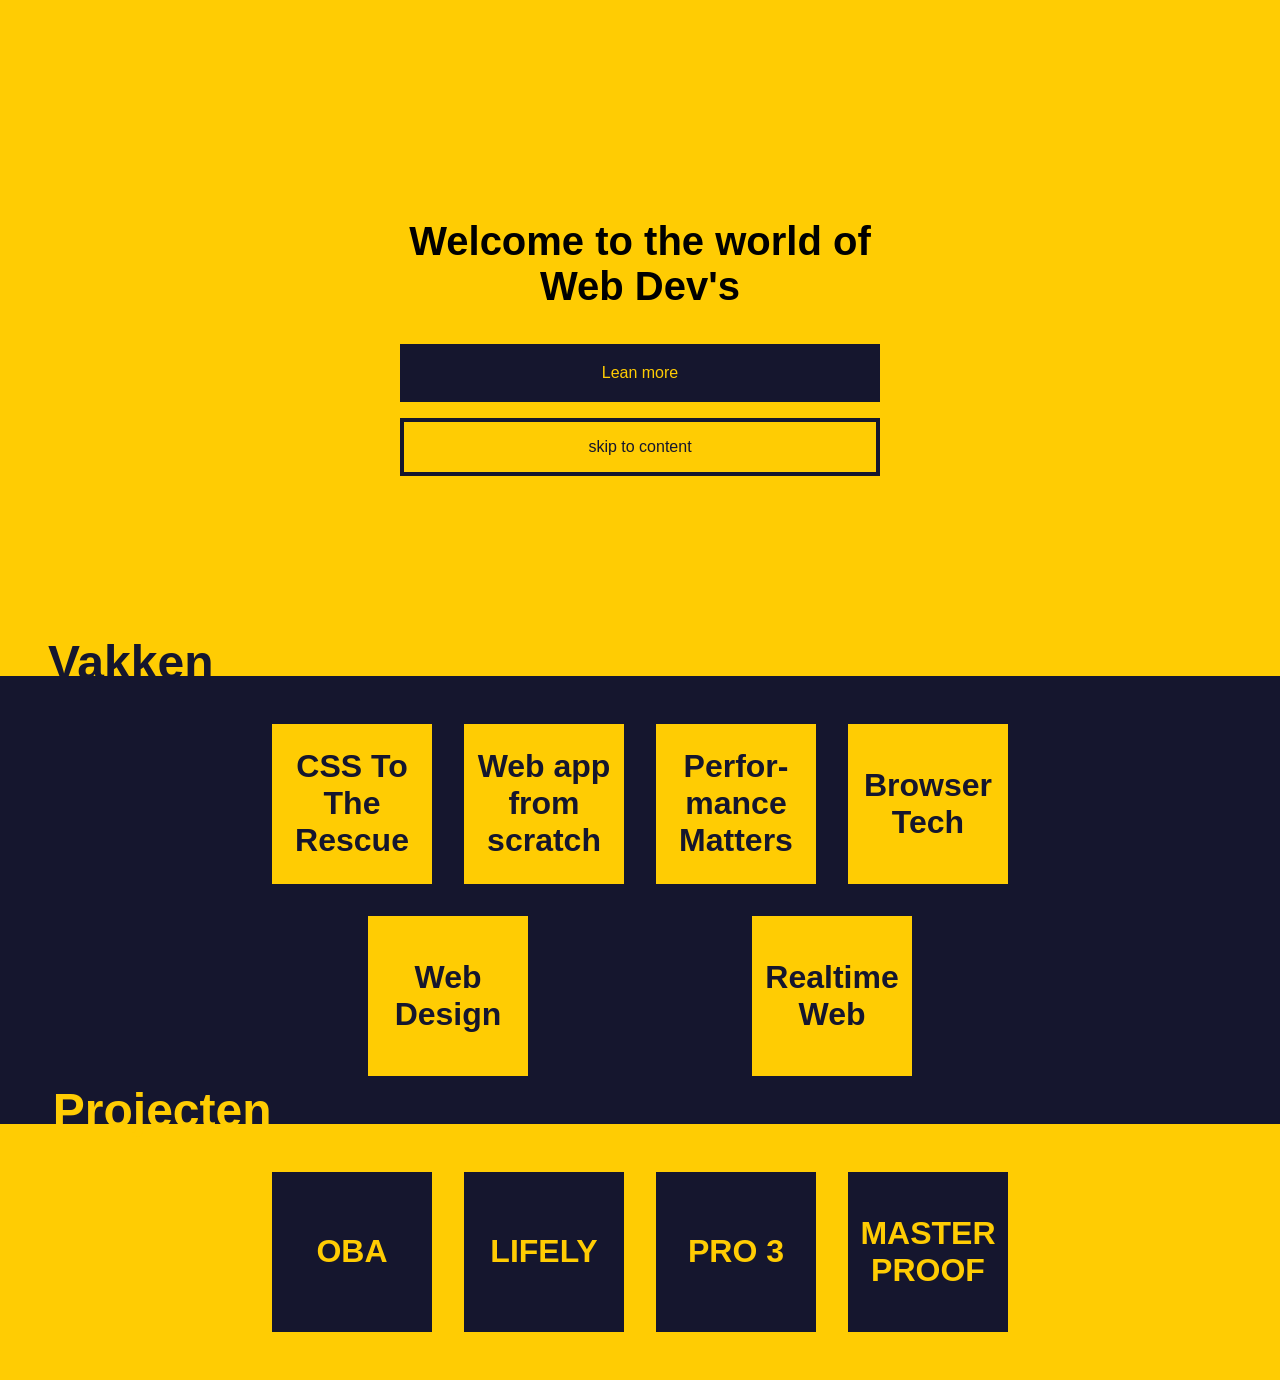
<file: index.html>
<!DOCTYPE html>
<html>
  <head>
    <meta charset="utf-8">
    <title>muise001</title>
    <link rel="stylesheet" href="css.css">
  </head>
  <body>
    <header class="mainHeader">
      <div class="header-text">
        <h1>Welcome to the world of Web Dev's</h1>
        <div class="buttons">
          <a href="learnmore.html" class="button1 buttonBlue" type="button" name="button">Lean more</a>
          <a href="#main" class="buttonYellow" type="button" name="button">skip to content</a>
        </div>
      </div>
    </header>
    <main>
      <h2 id="main">Vakken</h2>
      <div class="vakken">
        <a class="les" href="cssttr.html">
          <div class="css">
            <p>CSS To The Rescue</p>
          </div>
        </a>
        <a class="les" href="wafs.html">
          <div class="css">
            <p>Web app from scratch</p>
          </div>
        </a>
        <a class="les" href="pm.html">
          <div class="css">
            <p>Perfor-mance Matters</p>
          </div>
        </a>
        <a class="les" href="bt.html">
          <div class="css">
            <p>Browser Tech</p>
          </div>
        </a>
        <a class="les" href="wd.html">
          <div class="css">
            <p>Web Design</p>
          </div>
        </a>
        <a class="les" href="rtw.html">
          <div class="css">
            <p>Realtime Web</p>
          </div>
        </a>
      </div>
    </main>
    <footer>
      <h2>Projecten</h2>
      <div class="projecten">
        <a class="les" href="oba.html">
          <div class="project">
            <p>OBA</p>
          </div>
        </a>
        <a class="les" href="lifely.html">
          <div class="project">
            <p>LIFELY</p>
          </div>
        </a>
        <a class="les" href="projectdrie.html">
          <div class="project">
            <p>PRO 3</p>
          </div>
        </a>
        <a class="les" href="masterproof.html">
          <div class="project">
            <p>MASTER PROOF</p>
          </div>
        </a>
      </div>
    </footer>
  </body>
</html>
</file>
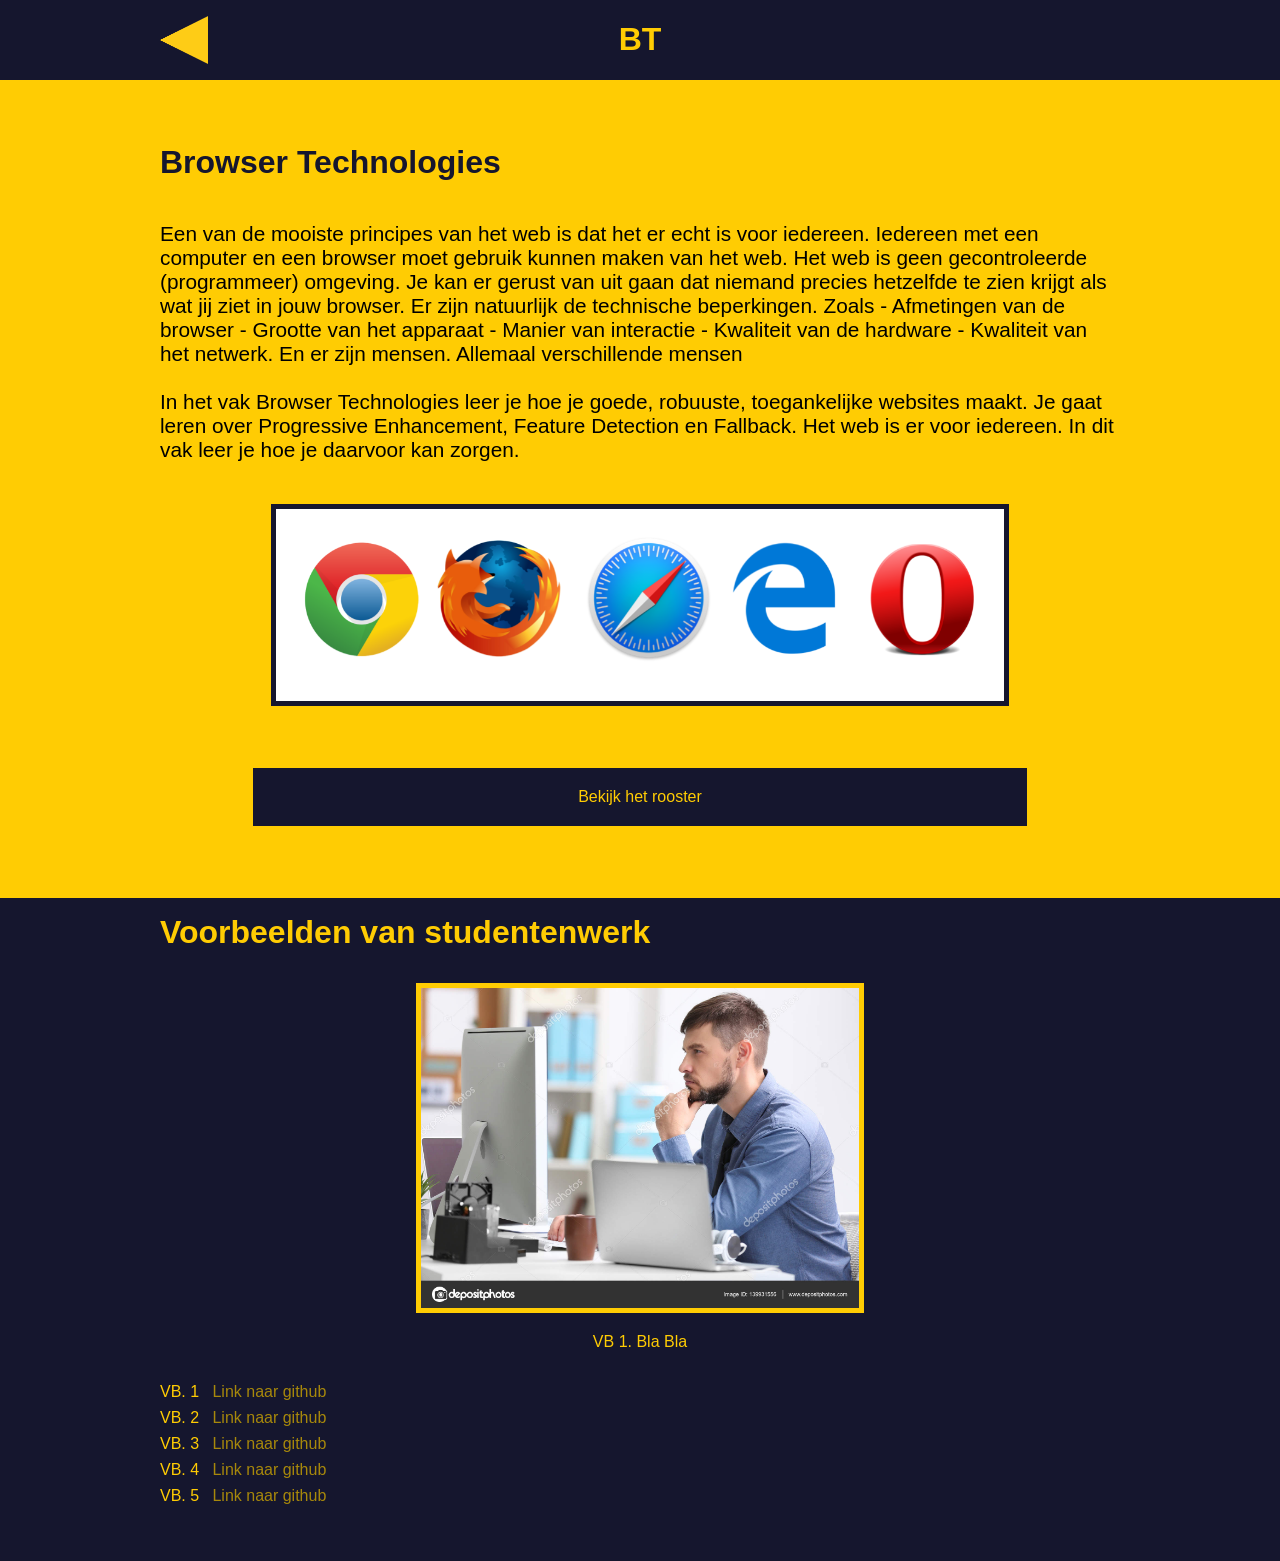
<file: bt.html>
<!DOCTYPE html>
<html>
  <head>
    <meta charset="utf-8">
    <title>BT</title>
    <link rel="stylesheet" href="css.css">
  </head>
  <body>
    <header class="pageHeader">
      <a class="terugKnop" href="index.html"> <img src="img/terug.png" alt=""> </a>
      <h1>BT</h1>
      <input id="hamburger" type="checkbox" name="" value=""></input>
      <label for="hamburger"><img src="img/hamburger.png" alt=""></label>
      <aside class="hamburgerMenu">
        <nav>
          <ul>
            <li> <a href="rooster.html">Check het rooster</a> </li>
            <li> <a href="index.html">Terug naar home</a> </li>
            <li> <a id="sluitDan" href="#">Sluit Menu</a> </li>
          </ul>
        </nav>
      </aside>
    </header>
    <main class="pageMain">
      <h3>Browser Technologies</h3>
      <p> Een van de mooiste principes van het web is dat het er echt is voor iedereen. Iedereen met een computer en een browser moet gebruik kunnen maken van het web. Het web is geen gecontroleerde (programmeer) omgeving. Je kan er gerust van uit gaan dat niemand precies hetzelfde te zien krijgt als wat jij ziet in jouw browser. Er zijn natuurlijk de technische beperkingen. Zoals - Afmetingen van de browser - Grootte van het apparaat - Manier van interactie - Kwaliteit van de hardware - Kwaliteit van het netwerk. En er zijn mensen. Allemaal verschillende mensen <br/><br/> In het vak Browser Technologies leer je hoe je goede, robuuste, toegankelijke websites maakt. Je gaat leren over Progressive Enhancement, Feature Detection en Fallback. Het web is er voor iedereen. In dit vak leer je hoe je daarvoor kan zorgen.

      </br/>
      </p>
      <div class="images eenImg">
        <img src="img/browsers.png" alt="">
      </div>
    </main>
    <section>
      <div class="buttons">
        <a href="rooster.html" class="buttonBlue" type="button" name="button">Bekijk het rooster</a>
      </div>
    </section>
    <article class="besteWerken">
      <h3>Voorbeelden van studentenwerk</h3>
      <div class="slideShow">
        <div class="slideShowFotos">
          <div class="slideShowItem">
            <img src="img/test.jpg" alt="">
            <p>VB 1. Bla Bla</p>
          </div>
          <div class="slideShowItem">
            <img src="img/test2.jpg" alt="">
            <p>VB 2. Bla Bla</p>
          </div>
          <div class="slideShowItem">
            <img src="img/test2.jpg" alt="">
            <p>VB 3. Bla Bla</p>
          </div>
          <div class="slideShowItem">
            <img src="img/test.jpg" alt="">
            <p>VB 4. Bla Bla</p>
          </div>
          <div class="slideShowItem">
            <img src="img/test.jpg" alt="">
            <p>VB 5. Bla Bla</p>
          </div>
        </div>
        <nav>
          <ol>
            <li> <a href="#"  target="_blank">Link naar github</a> </li>
            <li> <a href="#" target="_blank">Link naar github</a> </li>
            <li> <a href="#" target="_blank">Link naar github</a> </li>
            <li> <a href="#" target="_blank">Link naar github</a> </li>
            <li> <a href="#" target="_blank">Link naar github</a> </li>
          </ol>
        </nav>
      </div>
    </article>
    <script type="text/javascript" src="js.js"></script>
  </body>
</html>
</file>
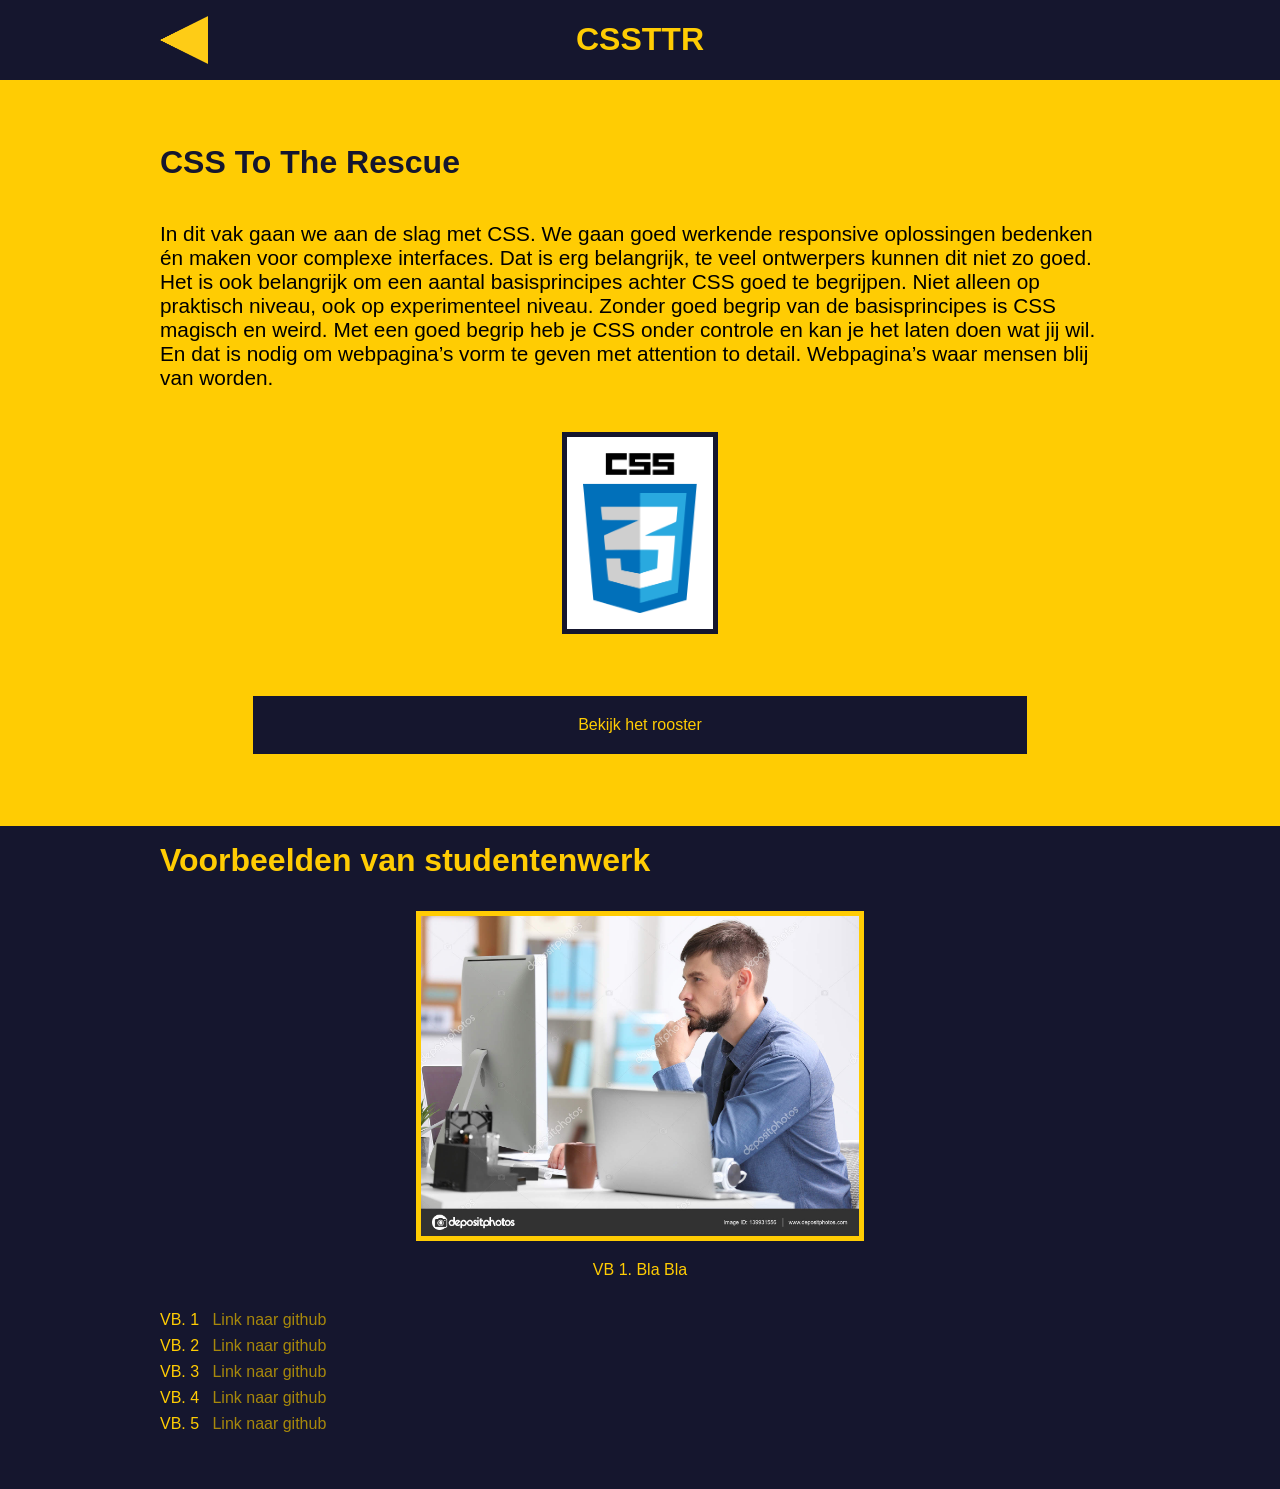
<file: cssttr.html>
<!DOCTYPE html>
<html>
  <head>
    <meta charset="utf-8">
    <title>CSSTTR</title>
    <link rel="stylesheet" href="css.css">
  </head>
  <body>
    <header class="pageHeader">
      <a class="terugKnop" href="index.html"> <img src="img/terug.png" alt=""> </a>
      <h1>CSSTTR</h1>
      <input id="hamburger" type="checkbox" name="" value=""></input>
      <label for="hamburger"><img src="img/hamburger.png" alt=""></label>
      <aside class="hamburgerMenu">
        <nav>
          <ul>
            <li> <a href="rooster.html">Check het rooster</a> </li>
            <li> <a href="index.html">Terug naar home</a> </li>
            <li> <a id="sluitDan" href="#">Sluit Menu</a> </li>
          </ul>
        </nav>
      </aside>
    </header>
    <main class="pageMain">
      <h3>CSS To The Rescue</h3>
      <p> In dit vak gaan we aan de slag met CSS. We gaan goed werkende responsive oplossingen bedenken én maken voor complexe interfaces. Dat is erg belangrijk, te veel ontwerpers kunnen dit niet zo goed. Het is ook belangrijk om een aantal basisprincipes achter CSS goed te begrijpen. Niet alleen op praktisch niveau, ook op experimenteel niveau. Zonder goed begrip van de basisprincipes is CSS magisch en weird. Met een goed begrip heb je CSS onder controle en kan je het laten doen wat jij wil.  En dat is nodig om webpagina’s vorm te geven met attention to detail. Webpagina’s waar mensen blij van worden.
      </p>
      <div class="images eenImg">
        <img src="img/css.png" alt="">
      </div>
    </main>
    <section>
      <div class="buttons">
        <a href="rooster.html" class="buttonBlue" type="button" name="button">Bekijk het rooster</a>
      </div>
    </section>
    <article class="besteWerken">
      <h3>Voorbeelden van studentenwerk</h3>
      <div class="slideShow">
        <div class="slideShowFotos">
          <div class="slideShowItem">
            <img src="img/test.jpg" alt="">
            <p>VB 1. Bla Bla</p>
          </div>
          <div class="slideShowItem">
            <img src="img/test2.jpg" alt="">
            <p>VB 2. Bla Bla</p>
          </div>
          <div class="slideShowItem">
            <img src="img/test2.jpg" alt="">
            <p>VB 3. Bla Bla</p>
          </div>
          <div class="slideShowItem">
            <img src="img/test.jpg" alt="">
            <p>VB 4. Bla Bla</p>
          </div>
          <div class="slideShowItem">
            <img src="img/test.jpg" alt="">
            <p>VB 5. Bla Bla</p>
          </div>
        </div>
        <nav>
          <ol>
            <li> <a href="#"  target="_blank">Link naar github</a> </li>
            <li> <a href="#" target="_blank">Link naar github</a> </li>
            <li> <a href="#" target="_blank">Link naar github</a> </li>
            <li> <a href="#" target="_blank">Link naar github</a> </li>
            <li> <a href="#" target="_blank">Link naar github</a> </li>
          </ol>
        </nav>
      </div>
    </article>
    <script type="text/javascript" src="js.js"></script>
  </body>
</html>
</file>
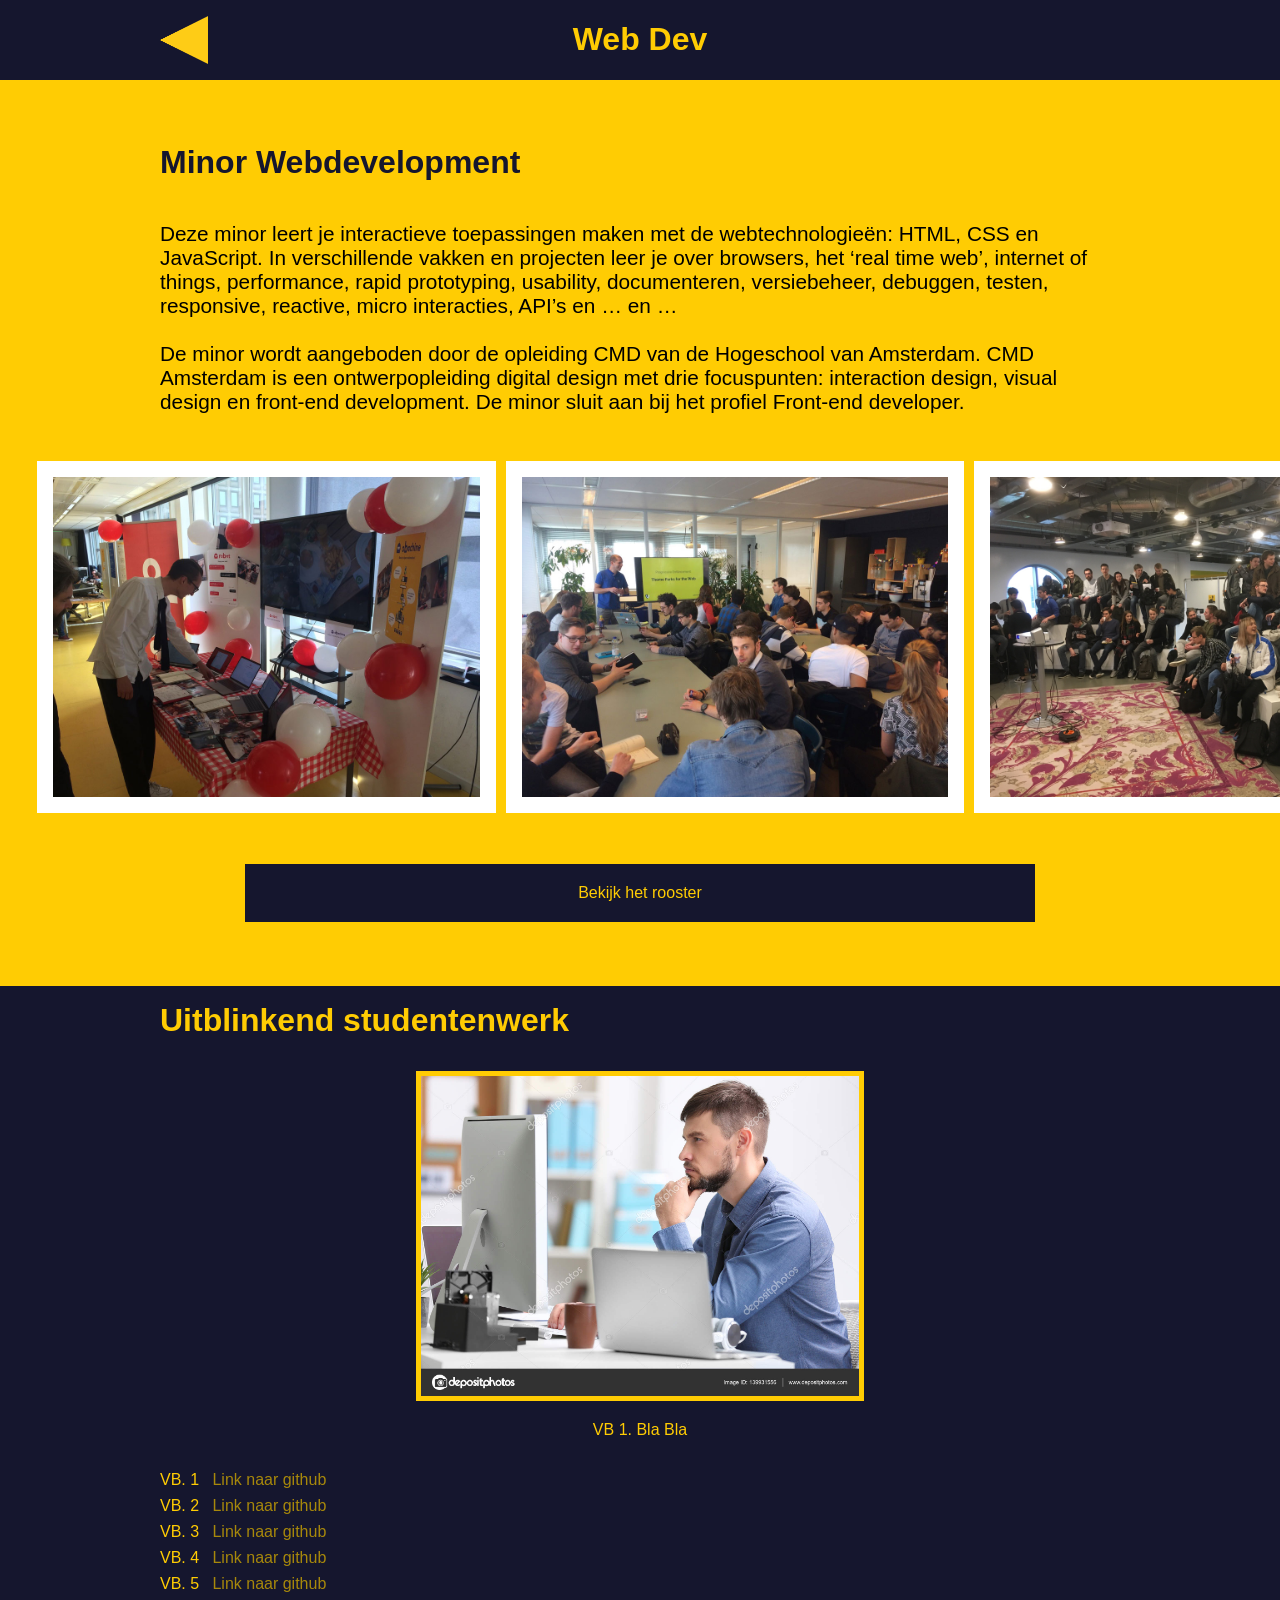
<file: learnmore.html>
<!DOCTYPE html>
<html>
  <head>
    <meta charset="utf-8">
    <title>Minor Web Dev</title>
    <link rel="stylesheet" href="css.css">
  </head>
  <body>
    <header class="pageHeader">
      <a class="terugKnop" href="index.html"> <img src="img/terug.png" alt=""> </a>
      <h1>Web Dev</h1>
      <input id="hamburger" type="checkbox" name="" value=""></input>
      <label for="hamburger"><img src="img/hamburger.png" alt=""></label>
      <aside class="hamburgerMenu">
        <nav>
          <ul>
            <li> <a href="rooster.html">Check het rooster</a> </li>
            <li> <a href="index.html">Terug naar home</a> </li>
            <li> <a id="sluitDan" href="#">Sluit Menu</a> </li>
          </ul>
        </nav>
      </aside>
    </header>
    <main class="pageMain">
      <h3>Minor Webdevelopment</h3>
      <p> Deze minor leert je interactieve toepassingen maken met de webtechnologieën: HTML, CSS en JavaScript. In verschillende vakken en projecten leer je over browsers, het ‘real time web’, internet of things, performance, rapid prototyping, usability, documenteren, versiebeheer, debuggen, testen, responsive, reactive, micro interacties, API’s en … en …
        <br><br>
De minor wordt aangeboden door de opleiding CMD van de Hogeschool van Amsterdam. CMD Amsterdam is een ontwerpopleiding digital design met drie focuspunten: interaction design, visual design en front-end development. De minor sluit aan bij het profiel Front-end developer.</p>
      <div class="images slider">
        <div class="slideShowFotos">
          <div class="slideShowItem">
            <img src="img/minorfoto.jpg" alt="">
          </div>
          <div class="slideShowItem">
            <img src="img/minorfoto2.jpg" alt="">
          </div>
          <div class="slideShowItem">
            <img src="img/minorfoto3.jpg" alt="">

          </div>
          <div class="slideShowItem">
            <img src="img/minorfoto4.jpg" alt="">
          </div>
          <div class="slideShowItem">
            <img src="img/minorfoto5.jpg" alt="">
          </div>
        </div>
      </div>
    </main>
    <section>
      <div class="buttons">
        <a href="rooster.html" class="buttonBlue uphigh" type="button" name="button">Bekijk het rooster</a>
      </div>
    </section>
    <article class="besteWerken">
      <h3>Uitblinkend studentenwerk</h3>
      <div class="slideShow">
        <div class="slideShowFotos">
          <div class="slideShowItem">
            <img src="img/test.jpg" alt="">
            <p>VB 1. Bla Bla</p>
          </div>
          <div class="slideShowItem">
            <img src="img/test2.jpg" alt="">
            <p>VB 2. Bla Bla</p>
          </div>
          <div class="slideShowItem">
            <img src="img/test2.jpg" alt="">
            <p>VB 3. Bla Bla</p>
          </div>
          <div class="slideShowItem">
            <img src="img/test.jpg" alt="">
            <p>VB 4. Bla Bla</p>
          </div>
          <div class="slideShowItem">
            <img src="img/test.jpg" alt="">
            <p>VB 5. Bla Bla</p>
          </div>
        </div>
        <nav>
          <ol>
            <li> <a href="#"  target="_blank">Link naar github</a> </li>
            <li> <a href="#" target="_blank">Link naar github</a> </li>
            <li> <a href="#" target="_blank">Link naar github</a> </li>
            <li> <a href="#" target="_blank">Link naar github</a> </li>
            <li> <a href="#" target="_blank">Link naar github</a> </li>
          </ol>
        </nav>
      </div>
    </article>
    <script type="text/javascript" src="js.js"></script>
  </body>
</html>
</file>
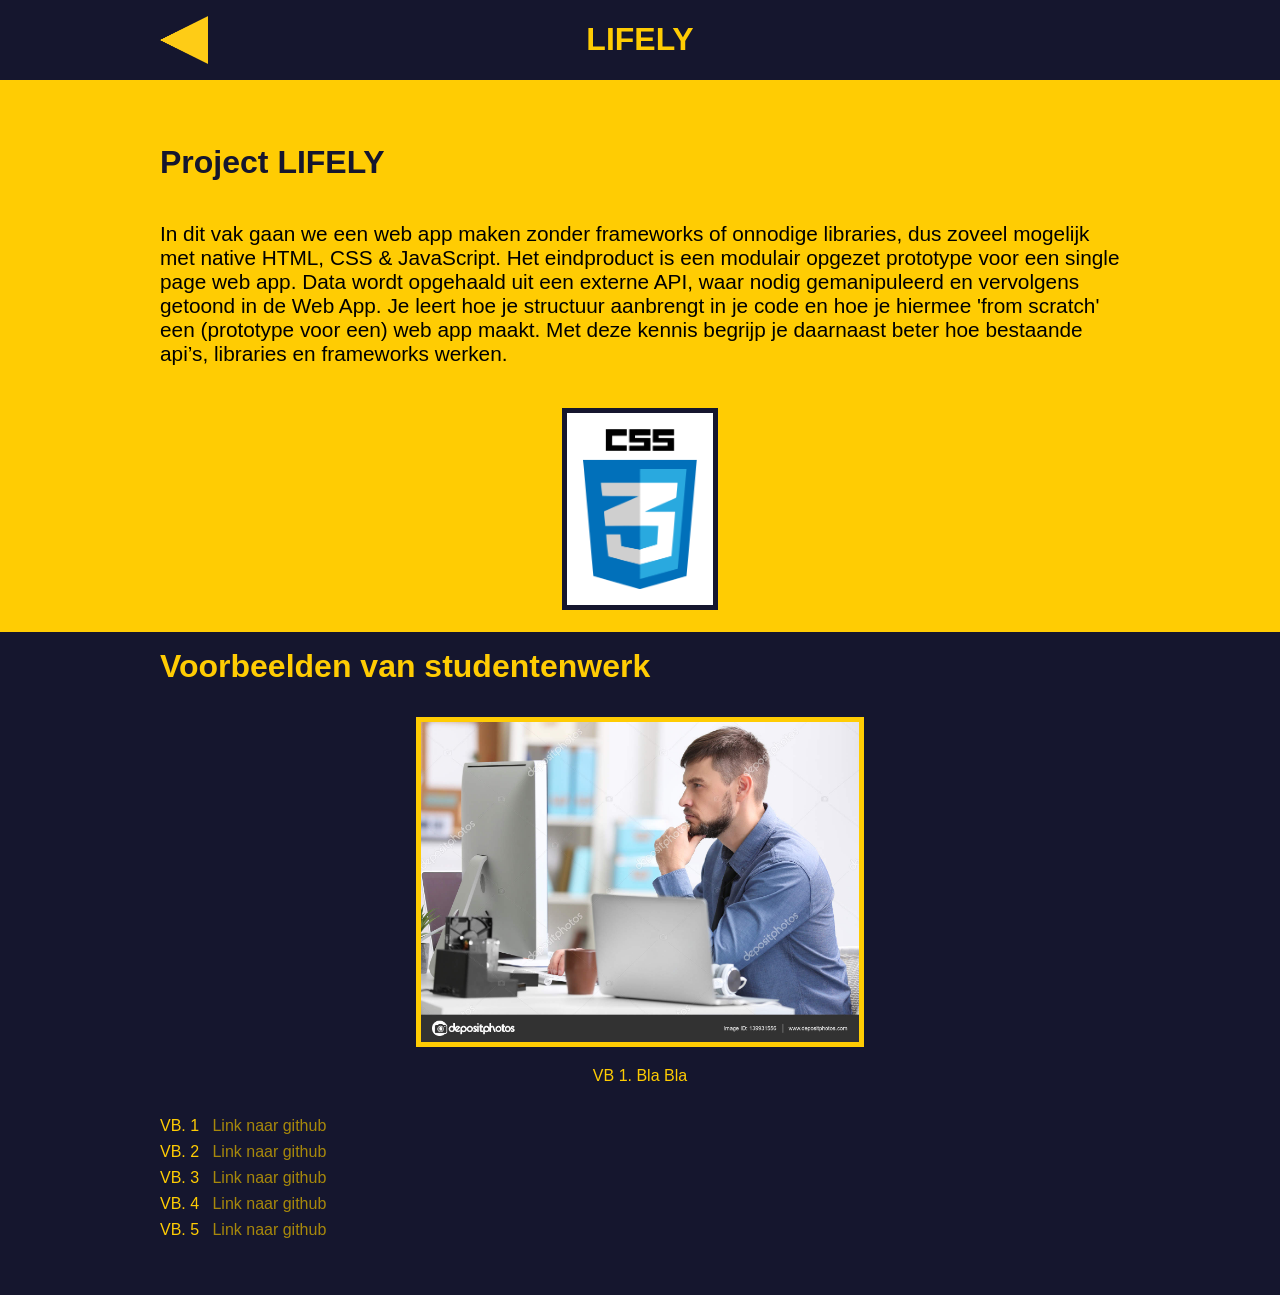
<file: lifely.html>
<!DOCTYPE html>
<html>
  <head>
    <meta charset="utf-8">
    <title>LIFELY</title>
    <link rel="stylesheet" href="css.css">
  </head>
  <body>
    <header class="pageHeader">
      <a class="terugKnop" href="index.html"> <img src="img/terug.png" alt=""> </a>
      <h1>LIFELY</h1>
      <input id="hamburger" type="checkbox" name="" value=""></input>
      <label for="hamburger"><img src="img/hamburger.png" alt=""></label>
      <aside class="hamburgerMenu">
        <nav>
          <ul>
            <li> <a href="rooster.html">Check het rooster</a> </li>
            <li> <a href="index.html">Terug naar home</a> </li>
            <li> <a id="sluitDan" href="#">Sluit Menu</a> </li>
          </ul>
        </nav>
      </aside>
    </header>
    <main class="pageMain">
      <h3>Project LIFELY</h3>
      <p> In dit vak gaan we een web app maken zonder frameworks of onnodige libraries, dus zoveel mogelijk met native HTML, CSS & JavaScript. Het eindproduct is een modulair opgezet prototype voor een single page web app. Data wordt opgehaald uit een externe API, waar nodig gemanipuleerd en vervolgens getoond in de Web App. Je leert hoe je structuur aanbrengt in je code en hoe je hiermee 'from scratch' een (prototype voor een) web app maakt. Met deze kennis begrijp je daarnaast beter hoe bestaande api’s, libraries en frameworks werken.
      </p>
      <div class="images eenImg">
        <img src="img/css.png" alt="">
      </div>
    </main>
    <article class="besteWerken">
      <h3>Voorbeelden van studentenwerk</h3>
      <div class="slideShow">
        <div class="slideShowFotos">
          <div class="slideShowItem">
            <img src="img/test.jpg" alt="">
            <p>VB 1. Bla Bla</p>
          </div>
          <div class="slideShowItem">
            <img src="img/test2.jpg" alt="">
            <p>VB 2. Bla Bla</p>
          </div>
          <div class="slideShowItem">
            <img src="img/test2.jpg" alt="">
            <p>VB 3. Bla Bla</p>
          </div>
          <div class="slideShowItem">
            <img src="img/test.jpg" alt="">
            <p>VB 4. Bla Bla</p>
          </div>
          <div class="slideShowItem">
            <img src="img/test.jpg" alt="">
            <p>VB 5. Bla Bla</p>
          </div>
        </div>
        <nav>
          <ol>
            <li> <a href="#"  target="_blank">Link naar github</a> </li>
            <li> <a href="#" target="_blank">Link naar github</a> </li>
            <li> <a href="#" target="_blank">Link naar github</a> </li>
            <li> <a href="#" target="_blank">Link naar github</a> </li>
            <li> <a href="#" target="_blank">Link naar github</a> </li>
          </ol>
        </nav>
      </div>
    </article>
    <script type="text/javascript" src="js.js"></script>
  </body>
</html>
</file>
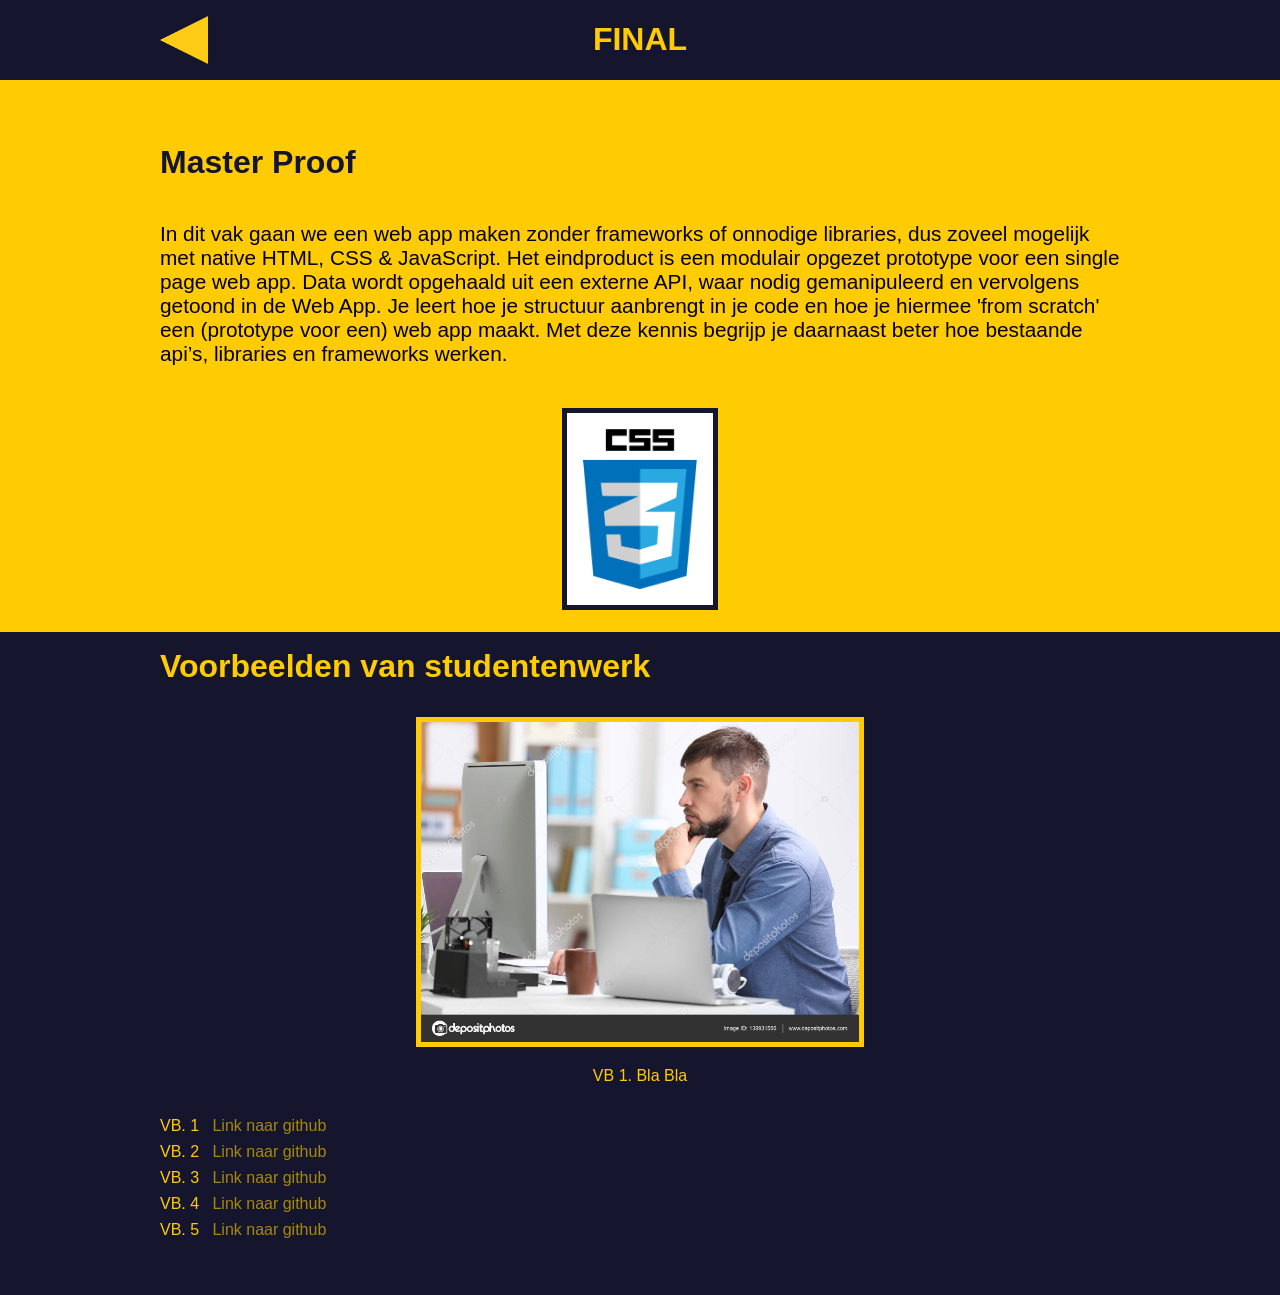
<file: masterproof.html>
<!DOCTYPE html>
<html>
  <head>
    <meta charset="utf-8">
    <title>Master Proof</title>
    <link rel="stylesheet" href="css.css">
  </head>
  <body>
    <header class="pageHeader">
      <a class="terugKnop" href="index.html"> <img src="img/terug.png" alt=""> </a>
      <h1>FINAL</h1>
      <input id="hamburger" type="checkbox" name="" value=""></input>
      <label for="hamburger"><img src="img/hamburger.png" alt=""></label>
      <aside class="hamburgerMenu">
        <nav>
          <ul>
            <li> <a href="rooster.html">Check het rooster</a> </li>
            <li> <a href="index.html">Terug naar home</a> </li>
            <li> <a id="sluitDan" href="#">Sluit Menu</a> </li>
          </ul>
        </nav>
      </aside>
    </header>
    <main class="pageMain">
      <h3>Master Proof</h3>
      <p> In dit vak gaan we een web app maken zonder frameworks of onnodige libraries, dus zoveel mogelijk met native HTML, CSS & JavaScript. Het eindproduct is een modulair opgezet prototype voor een single page web app. Data wordt opgehaald uit een externe API, waar nodig gemanipuleerd en vervolgens getoond in de Web App. Je leert hoe je structuur aanbrengt in je code en hoe je hiermee 'from scratch' een (prototype voor een) web app maakt. Met deze kennis begrijp je daarnaast beter hoe bestaande api’s, libraries en frameworks werken.
      </p>
      <div class="images eenImg">
        <img src="img/css.png" alt="">
      </div>
    </main>
    <article class="besteWerken">
      <h3>Voorbeelden van studentenwerk</h3>
      <div class="slideShow">
        <div class="slideShowFotos">
          <div class="slideShowItem">
            <img src="img/test.jpg" alt="">
            <p>VB 1. Bla Bla</p>
          </div>
          <div class="slideShowItem">
            <img src="img/test2.jpg" alt="">
            <p>VB 2. Bla Bla</p>
          </div>
          <div class="slideShowItem">
            <img src="img/test2.jpg" alt="">
            <p>VB 3. Bla Bla</p>
          </div>
          <div class="slideShowItem">
            <img src="img/test.jpg" alt="">
            <p>VB 4. Bla Bla</p>
          </div>
          <div class="slideShowItem">
            <img src="img/test.jpg" alt="">
            <p>VB 5. Bla Bla</p>
          </div>
        </div>
        <nav>
          <ol>
            <li> <a href="#"  target="_blank">Link naar github</a> </li>
            <li> <a href="#" target="_blank">Link naar github</a> </li>
            <li> <a href="#" target="_blank">Link naar github</a> </li>
            <li> <a href="#" target="_blank">Link naar github</a> </li>
            <li> <a href="#" target="_blank">Link naar github</a> </li>
          </ol>
        </nav>
      </div>
    </article>
    <script type="text/javascript" src="js.js"></script>
  </body>
</html>
Pro 3
</file>
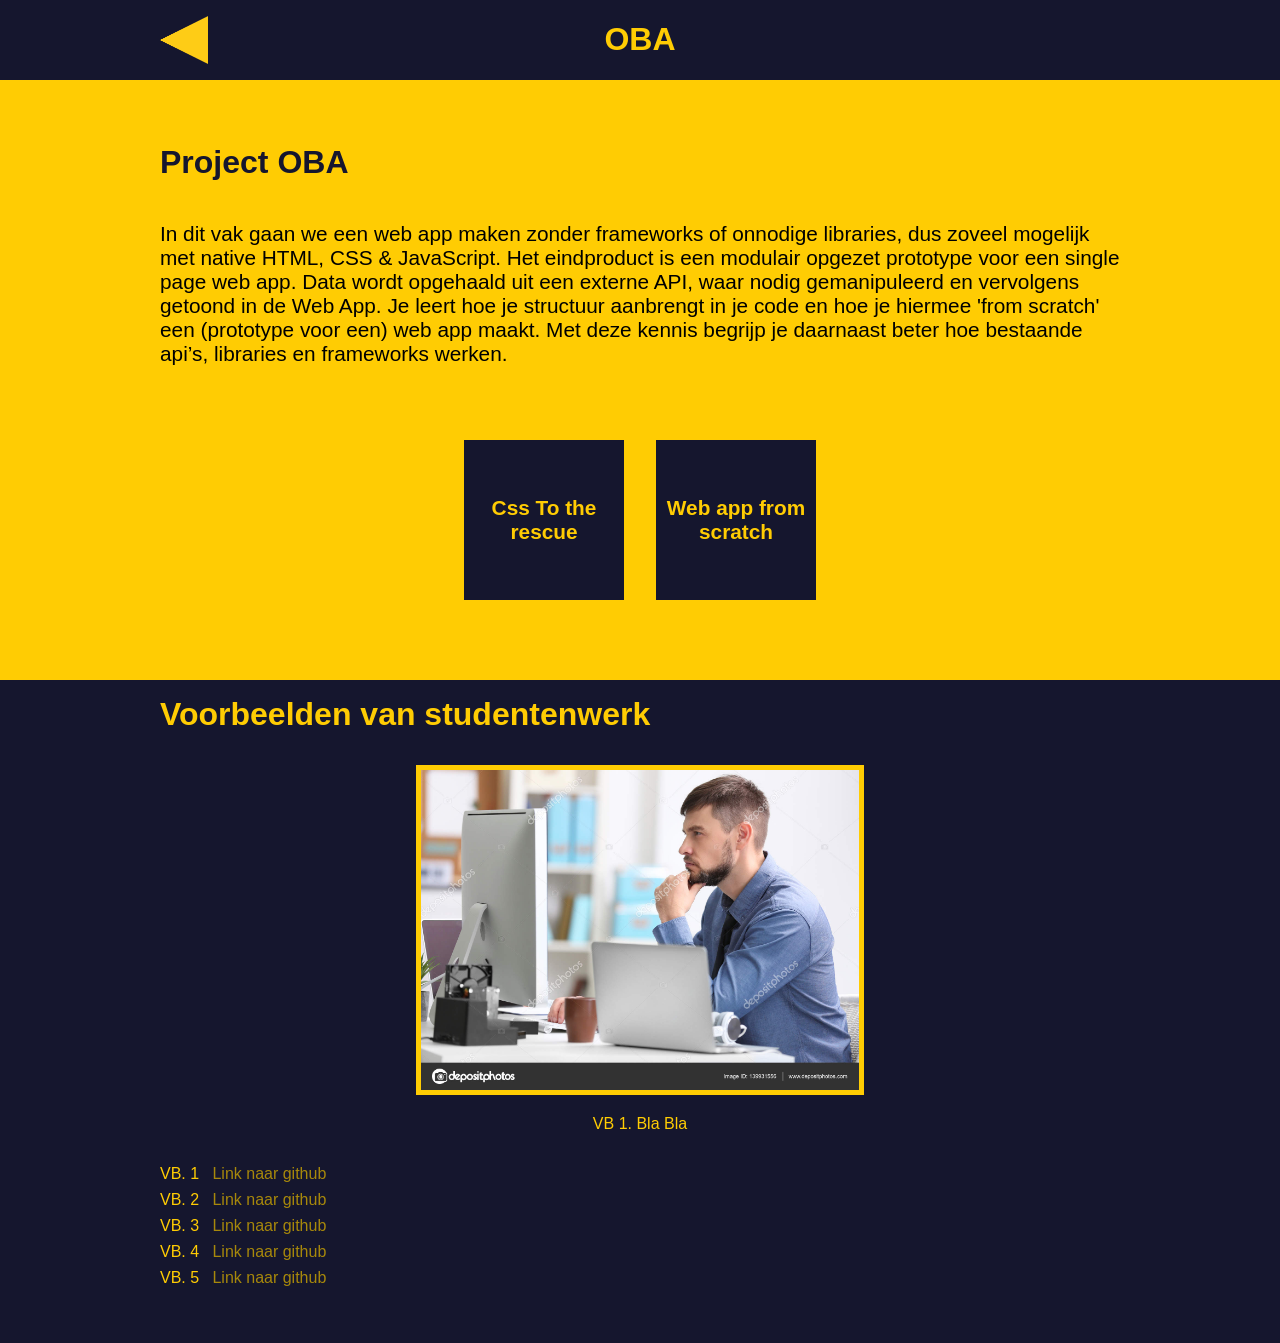
<file: oba.html>
<!DOCTYPE html>
<html>
  <head>
    <meta charset="utf-8">
    <title>OBA</title>
    <link rel="stylesheet" href="css.css">
  </head>
  <body>
    <header class="pageHeader">
      <a class="terugKnop" href="index.html"> <img src="img/terug.png" alt=""> </a>
      <h1>OBA</h1>
      <input id="hamburger" type="checkbox" name="" value=""></input>
      <label for="hamburger"><img src="img/hamburger.png" alt=""></label>
      <aside class="hamburgerMenu">
        <nav>
          <ul>
            <li> <a href="rooster.html">Check het rooster</a> </li>
            <li> <a href="index.html">Terug naar home</a> </li>
            <li> <a id="sluitDan" href="#">Sluit Menu</a> </li>
          </ul>
        </nav>
      </aside>
    </header>
    <main class="pageMain">
      <h3>Project OBA</h3>
      <p> In dit vak gaan we een web app maken zonder frameworks of onnodige libraries, dus zoveel mogelijk met native HTML, CSS & JavaScript. Het eindproduct is een modulair opgezet prototype voor een single page web app. Data wordt opgehaald uit een externe API, waar nodig gemanipuleerd en vervolgens getoond in de Web App. Je leert hoe je structuur aanbrengt in je code en hoe je hiermee 'from scratch' een (prototype voor een) web app maakt. Met deze kennis begrijp je daarnaast beter hoe bestaande api’s, libraries en frameworks werken.
      </p>
      <div class="projecten">
        <a class="les" href="oba.html">
          <div class="project">
            <p>Css To the rescue</p>
          </div>
        </a>
        <a class="les" href="oba.html">
          <div class="project">
            <p>Web app from scratch</p>
          </div>
        </a>
      </div>
    </main>
    <article class="besteWerken">
      <h3>Voorbeelden van studentenwerk</h3>
      <div class="slideShow">
        <div class="slideShowFotos">
          <div class="slideShowItem">
            <img src="img/test.jpg" alt="">
            <p>VB 1. Bla Bla</p>
          </div>
          <div class="slideShowItem">
            <img src="img/test2.jpg" alt="">
            <p>VB 2. Bla Bla</p>
          </div>
          <div class="slideShowItem">
            <img src="img/test2.jpg" alt="">
            <p>VB 3. Bla Bla</p>
          </div>
          <div class="slideShowItem">
            <img src="img/test.jpg" alt="">
            <p>VB 4. Bla Bla</p>
          </div>
          <div class="slideShowItem">
            <img src="img/test.jpg" alt="">
            <p>VB 5. Bla Bla</p>
          </div>
        </div>
        <nav>
          <ol>
            <li> <a href="#"  target="_blank">Link naar github</a> </li>
            <li> <a href="#" target="_blank">Link naar github</a> </li>
            <li> <a href="#" target="_blank">Link naar github</a> </li>
            <li> <a href="#" target="_blank">Link naar github</a> </li>
            <li> <a href="#" target="_blank">Link naar github</a> </li>
          </ol>
        </nav>
      </div>
    </article>
    <script type="text/javascript" src="js.js"></script>
  </body>
</html>
</file>
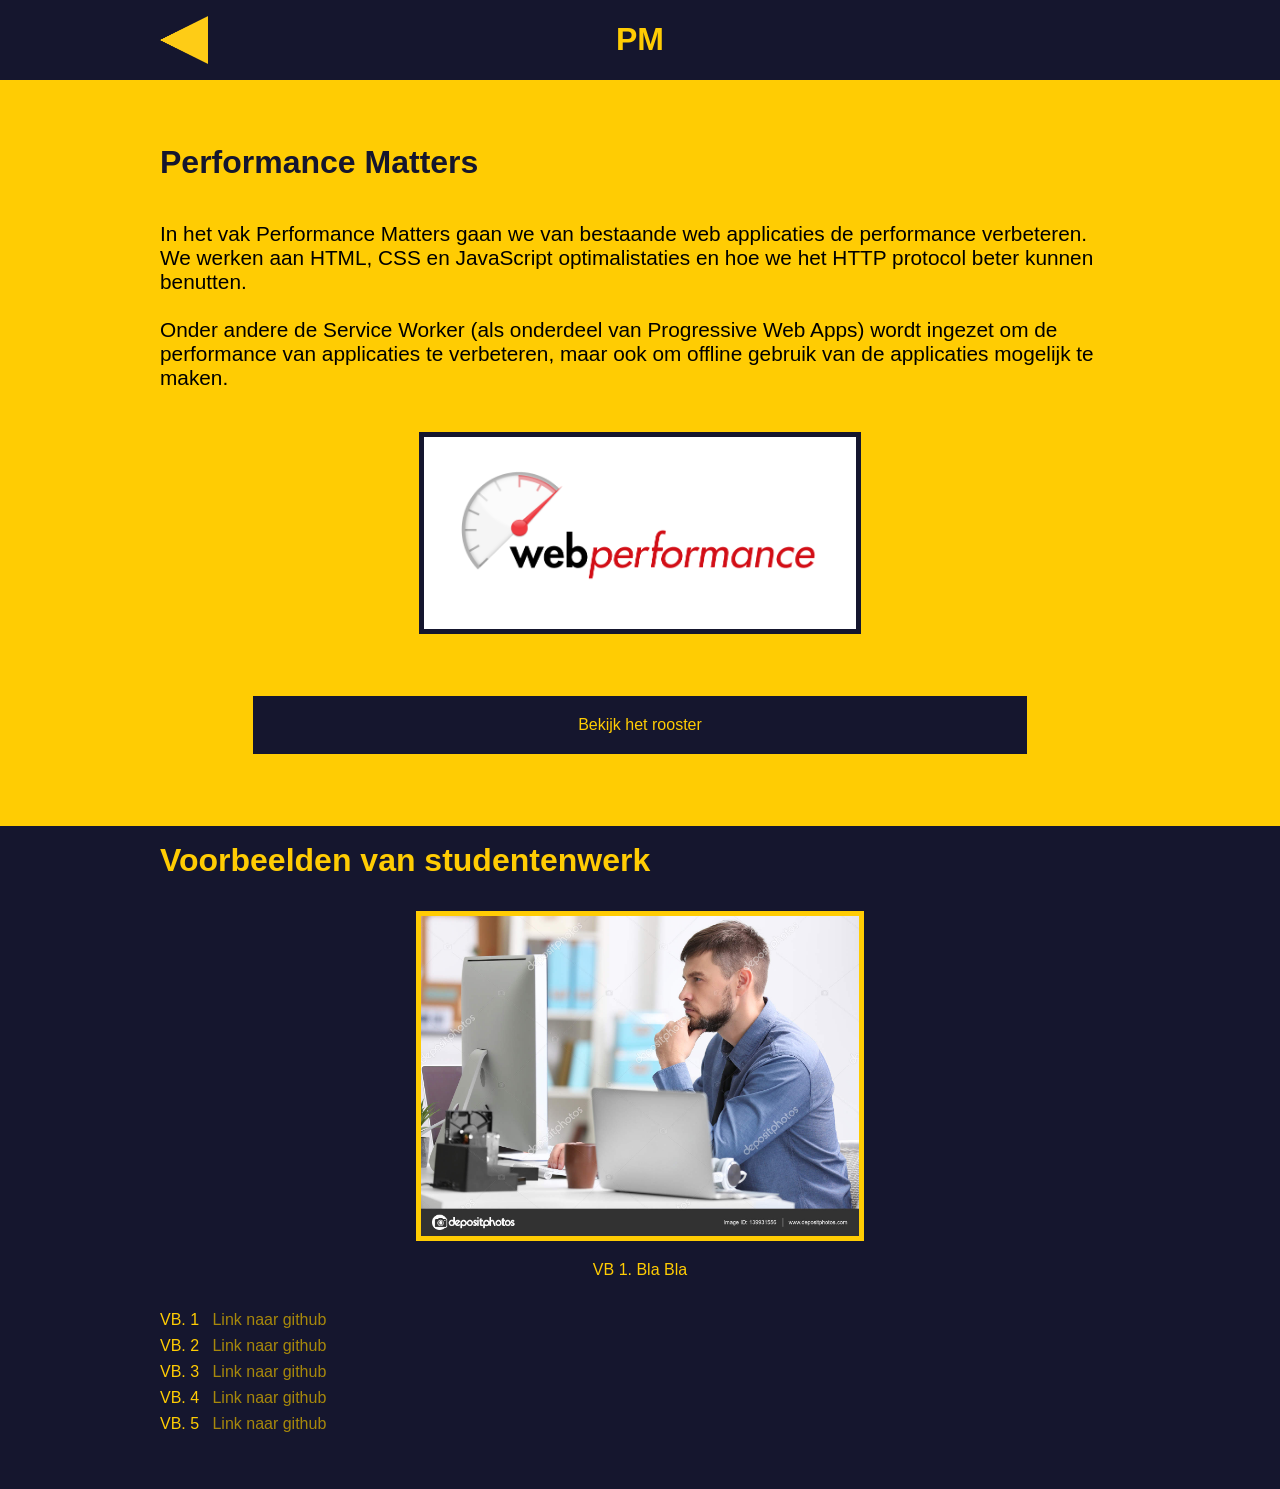
<file: pm.html>
<!DOCTYPE html>
<html>
  <head>
    <meta charset="utf-8">
    <title>PM</title>
    <link rel="stylesheet" href="css.css">
  </head>
  <body>
    <header class="pageHeader">
      <a class="terugKnop" href="index.html"> <img src="img/terug.png" alt=""> </a>
      <h1>PM</h1>
      <input id="hamburger" type="checkbox" name="" value=""></input>
      <label for="hamburger"><img src="img/hamburger.png" alt=""></label>
      <aside class="hamburgerMenu">
        <nav>
          <ul>
            <li> <a href="rooster.html">Check het rooster</a> </li>
            <li> <a href="index.html">Terug naar home</a> </li>
            <li> <a id="sluitDan" href="#">Sluit Menu</a> </li>
          </ul>
        </nav>
      </aside>
    </header>
    <main class="pageMain">
      <h3>Performance Matters</h3>
      <p> In het vak Performance Matters gaan we van bestaande web applicaties de performance verbeteren. We werken aan HTML, CSS en JavaScript optimalistaties en hoe we het HTTP protocol beter kunnen benutten. <br/><br/>Onder andere de Service Worker (als onderdeel van Progressive Web Apps) wordt ingezet om de performance van applicaties te verbeteren, maar ook om offline gebruik van de applicaties mogelijk te maken.
      </p>
      <div class="images eenImg">
        <img src="img/webperf.png" alt="">
      </div>
    </main>
    <section>
      <div class="buttons">
        <a href="rooster.html" class="buttonBlue" type="button" name="button">Bekijk het rooster</a>
      </div>
    </section>
    <article class="besteWerken">
      <h3>Voorbeelden van studentenwerk</h3>
      <div class="slideShow">
        <div class="slideShowFotos">
          <div class="slideShowItem">
            <img src="img/test.jpg" alt="">
            <p>VB 1. Bla Bla</p>
          </div>
          <div class="slideShowItem">
            <img src="img/test2.jpg" alt="">
            <p>VB 2. Bla Bla</p>
          </div>
          <div class="slideShowItem">
            <img src="img/test2.jpg" alt="">
            <p>VB 3. Bla Bla</p>
          </div>
          <div class="slideShowItem">
            <img src="img/test.jpg" alt="">
            <p>VB 4. Bla Bla</p>
          </div>
          <div class="slideShowItem">
            <img src="img/test.jpg" alt="">
            <p>VB 5. Bla Bla</p>
          </div>
        </div>
        <nav>
          <ol>
            <li> <a href="#"  target="_blank">Link naar github</a> </li>
            <li> <a href="#" target="_blank">Link naar github</a> </li>
            <li> <a href="#" target="_blank">Link naar github</a> </li>
            <li> <a href="#" target="_blank">Link naar github</a> </li>
            <li> <a href="#" target="_blank">Link naar github</a> </li>
          </ol>
        </nav>
      </div>
    </article>
    <script type="text/javascript" src="js.js"></script>
  </body>
</html>
</file>
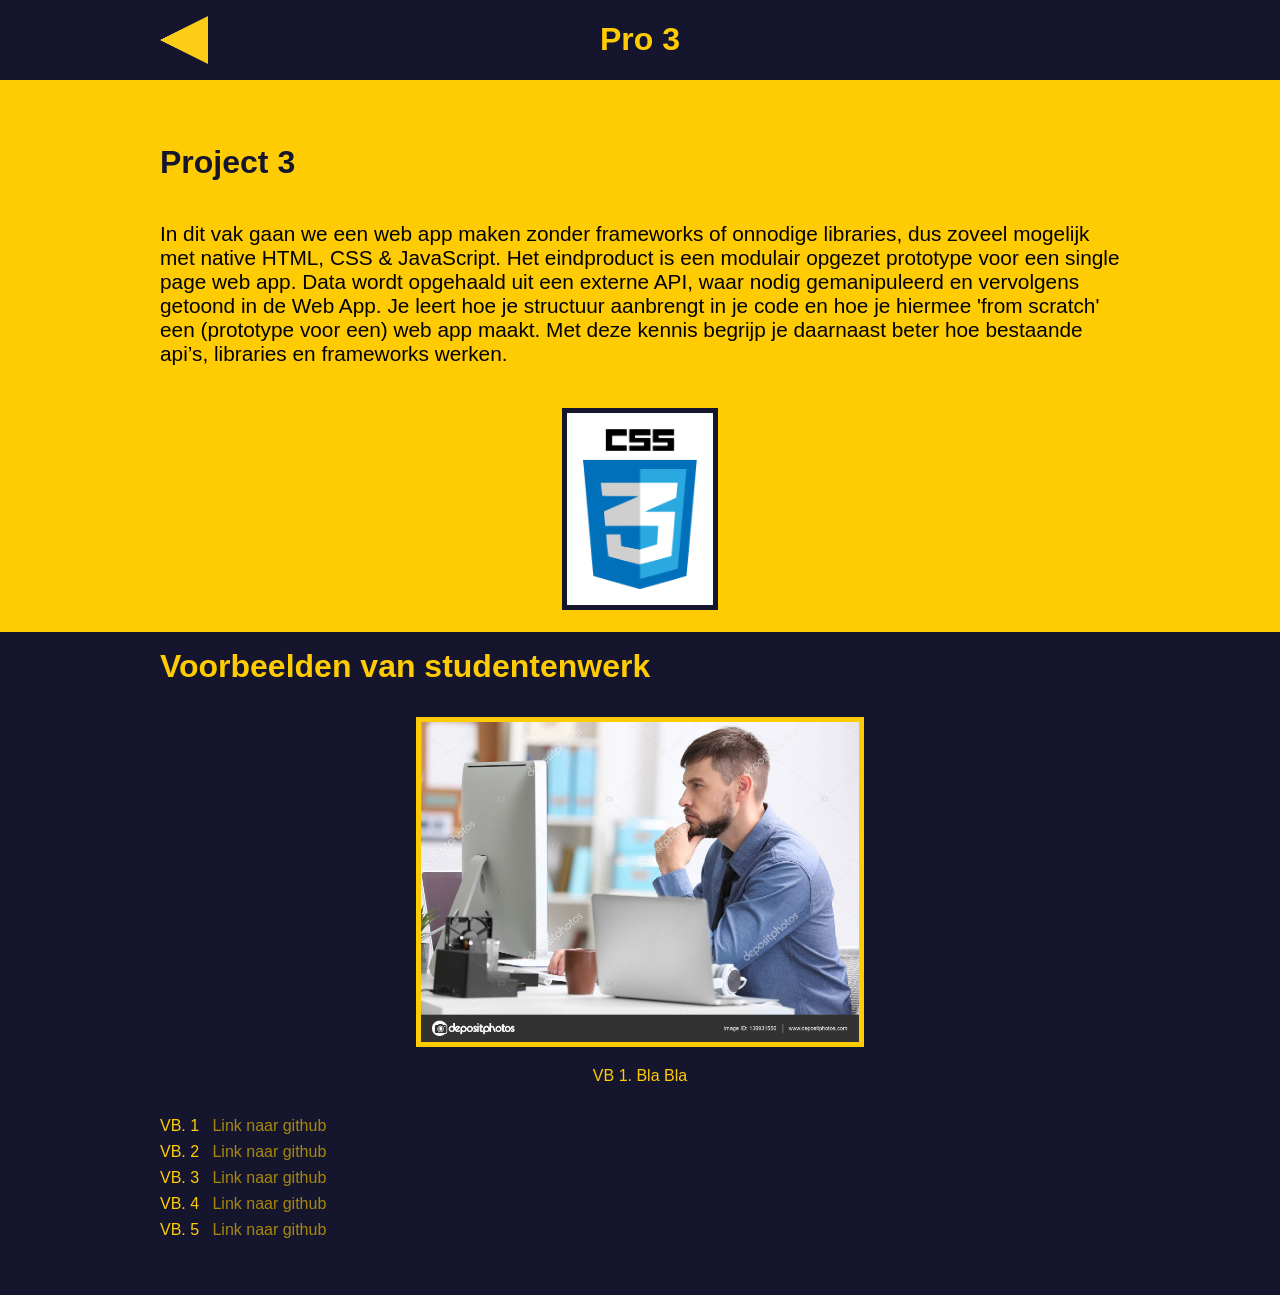
<file: projectdrie.html>
<!DOCTYPE html>
<html>
  <head>
    <meta charset="utf-8">
    <title>Pro 3</title>
    <link rel="stylesheet" href="css.css">
  </head>
  <body>
    <header class="pageHeader">
      <a class="terugKnop" href="index.html"> <img src="img/terug.png" alt=""> </a>
      <h1>Pro 3</h1>
      <input id="hamburger" type="checkbox" name="" value=""></input>
      <label for="hamburger"><img src="img/hamburger.png" alt=""></label>
      <aside class="hamburgerMenu">
        <nav>
          <ul>
            <li> <a href="rooster.html">Check het rooster</a> </li>
            <li> <a href="index.html">Terug naar home</a> </li>
            <li> <a id="sluitDan" href="#">Sluit Menu</a> </li>
          </ul>
        </nav>
      </aside>
    </header>
    <main class="pageMain">
      <h3>Project 3</h3>
      <p> In dit vak gaan we een web app maken zonder frameworks of onnodige libraries, dus zoveel mogelijk met native HTML, CSS & JavaScript. Het eindproduct is een modulair opgezet prototype voor een single page web app. Data wordt opgehaald uit een externe API, waar nodig gemanipuleerd en vervolgens getoond in de Web App. Je leert hoe je structuur aanbrengt in je code en hoe je hiermee 'from scratch' een (prototype voor een) web app maakt. Met deze kennis begrijp je daarnaast beter hoe bestaande api’s, libraries en frameworks werken.
      </p>
      <div class="images eenImg">
        <img src="img/css.png" alt="">
      </div>
    </main>
    <article class="besteWerken">
      <h3>Voorbeelden van studentenwerk</h3>
      <div class="slideShow">
        <div class="slideShowFotos">
          <div class="slideShowItem">
            <img src="img/test.jpg" alt="">
            <p>VB 1. Bla Bla</p>
          </div>
          <div class="slideShowItem">
            <img src="img/test2.jpg" alt="">
            <p>VB 2. Bla Bla</p>
          </div>
          <div class="slideShowItem">
            <img src="img/test2.jpg" alt="">
            <p>VB 3. Bla Bla</p>
          </div>
          <div class="slideShowItem">
            <img src="img/test.jpg" alt="">
            <p>VB 4. Bla Bla</p>
          </div>
          <div class="slideShowItem">
            <img src="img/test.jpg" alt="">
            <p>VB 5. Bla Bla</p>
          </div>
        </div>
        <nav>
          <ol>
            <li> <a href="#"  target="_blank">Link naar github</a> </li>
            <li> <a href="#" target="_blank">Link naar github</a> </li>
            <li> <a href="#" target="_blank">Link naar github</a> </li>
            <li> <a href="#" target="_blank">Link naar github</a> </li>
            <li> <a href="#" target="_blank">Link naar github</a> </li>
          </ol>
        </nav>
      </div>
    </article>
    <script type="text/javascript" src="js.js"></script>
  </body>
</html>
Pro 3
</file>
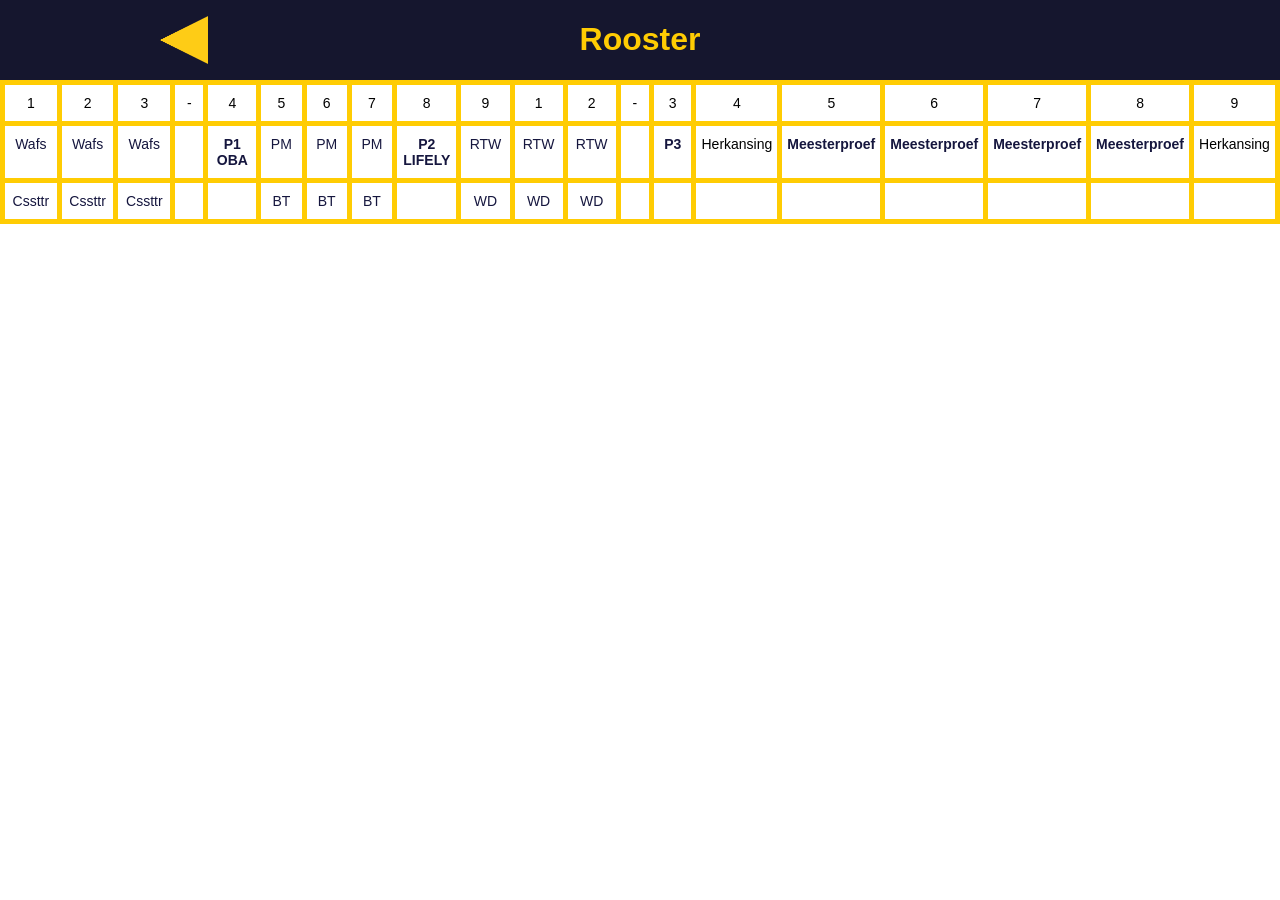
<file: rooster.html>
<!DOCTYPE html>
<html>
  <head>
    <meta charset="utf-8">
    <title>Minor Web Dev</title>
    <link rel="stylesheet" href="css.css">
  </head>
  <body class="rooster">
    <header class="pageHeader pageHeaderFixed">
      <a class="terugKnop" href="index.html"> <img src="img/terug.png" alt=""> </a>
      <h1>Rooster</h1>
      <input id="hamburger" type="checkbox" name="" value=""></input>
      <label for="hamburger"><img src="img/hamburger.png" alt=""></label>
      <aside class="hamburgerMenu">
        <nav>
          <ul>
            <li> <a href="#">Check het rooster</a> </li>
            <li> <a href="index.html">Terug naar home</a> </li>
            <li> <a id="sluitDan" href="#">Sluit Menu</a> </li>
          </ul>
        </nav>
      </aside>
    </header>
    <main class="tabel">
      <table class="tg">
        <tr>
          <th class="tg-c3ow">1</th>
          <th class="tg-c3ow">2</th>
          <th class="tg-c3ow">3</th>
          <th class="tg-c3ow">-</th>
          <th class="tg-c3ow">4</th>
          <th class="tg-c3ow">5</th>
          <th class="tg-c3ow">6</th>
          <th class="tg-c3ow">7</th>
          <th class="tg-c3ow">8</th>
          <th class="tg-c3ow">9</th>
          <th class="tg-c3ow">1</th>
          <th class="tg-c3ow">2</th>
          <th class="tg-c3ow">-</th>
          <th class="tg-baqh">3</th>
          <th class="tg-baqh">4</th>
          <th class="tg-baqh">5</th>
          <th class="tg-baqh">6</th>
          <th class="tg-baqh">7</th>
          <th class="tg-baqh">8</th>
          <th class="tg-baqh">9</th>
        </tr>
        <tr>
          <td class="tg-c3ow"> <a href="wafs.html">Wafs</a> </td>
          <td class="tg-c3ow"> <a href="wafs.html">Wafs</a> </td>
          <td class="tg-c3ow"> <a href="wafs.html">Wafs</a> </td>
          <td class="tg-c3ow"></td>
          <td class="tg-7btt"> <a href="oba.html">P1 OBA</a> </td>
          <td class="tg-c3ow"> <a href="pm.html">PM</a> </td>
          <td class="tg-c3ow"> <a href="pm.html">PM</a> </td>
          <td class="tg-c3ow"> <a href="pm.html">PM</a> </td>
          <td class="tg-7btt"> <a href="lifely.html">P2 LIFELY</a> </td>
          <td class="tg-c3ow"> <a href="rtw.html">RTW</a> </td>
          <td class="tg-c3ow"> <a href="rtw.html">RTW</a> </td>
          <td class="tg-c3ow"> <a href="rtw.html">RTW</a> </td>
          <td class="tg-c3ow"></td>
          <td class="tg-amwm"> <a href="projectdrie.html">P3</a> </td>
          <td class="tg-baqh">Herkansing</td>
          <td class="tg-amwm"> <a href="masterproof.html">Meesterproef</a></td>
          <td class="tg-amwm"> <a href="masterproof.html">Meesterproef</a></td>
          <td class="tg-amwm"> <a href="masterproof.html">Meesterproef</a></td>
          <td class="tg-amwm"> <a href="masterproof.html">Meesterproef</a></td>
          <td class="tg-baqh">Herkansing</td>
        </tr>
        <tr>
          <td class="tg-c3ow"> <a href="cssttr.html">Cssttr</a> </td>
          <td class="tg-c3ow"> <a href="cssttr.html">Cssttr</a> </td>
          <td class="tg-c3ow"> <a href="cssttr.html">Cssttr</a> </td>
          <td class="tg-c3ow"></td>
          <td class="tg-c3ow"></td>
          <td class="tg-c3ow"> <a href="bt.html">BT</a> </td>
          <td class="tg-c3ow"> <a href="bt.html">BT</a> </td>
          <td class="tg-c3ow"> <a href="bt.html">BT</a> </td>
          <td class="tg-c3ow"></td>
          <td class="tg-c3ow"> <a href="wd.html">WD</a> </td>
          <td class="tg-c3ow"> <a href="wd.html">WD</a> </td>
          <td class="tg-c3ow"> <a href="wd.html">WD</a> </td>
          <td class="tg-c3ow"></td>
          <td class="tg-baqh"></td>
          <td class="tg-baqh"></td>
          <td class="tg-baqh"></td>
          <td class="tg-baqh"></td>
          <td class="tg-baqh"></td>
          <td class="tg-baqh"></td>
          <td class="tg-baqh"></td>
        </tr>
      </table>
    </main>
    <script type="text/javascript" src="js.js"></script>
  </body>
</html>
</file>
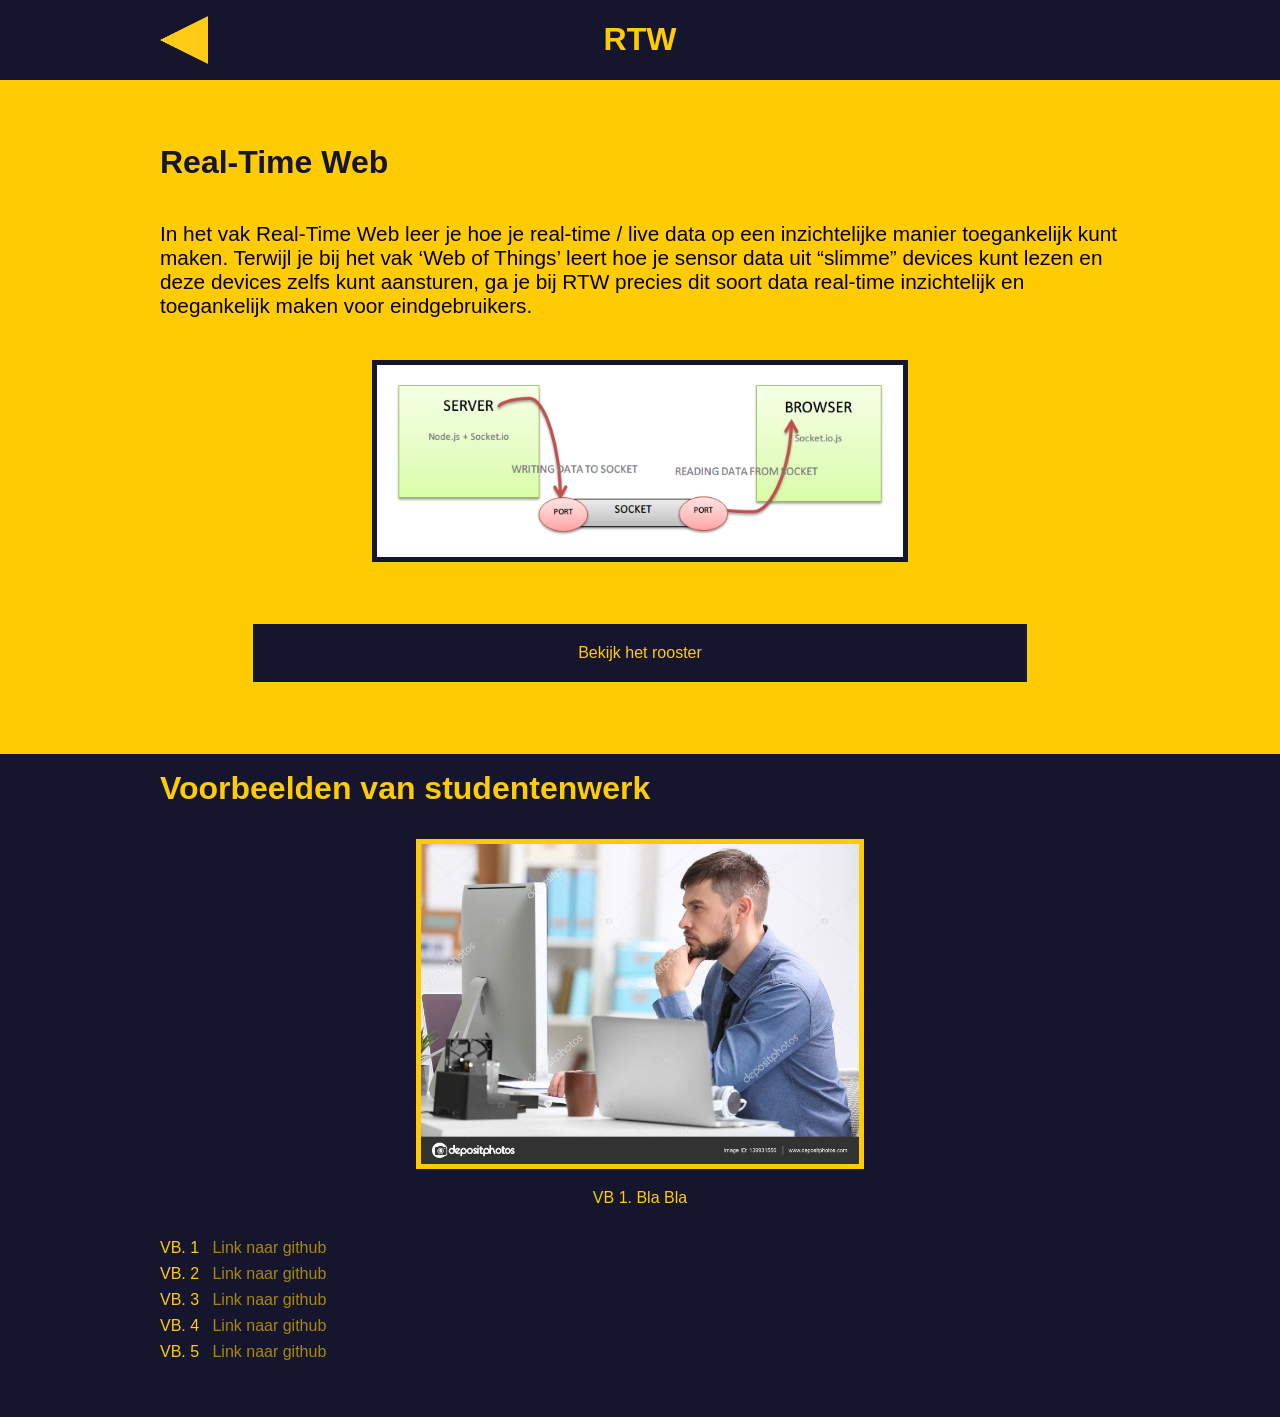
<file: rtw.html>
<!DOCTYPE html>
<html>
  <head>
    <meta charset="utf-8">
    <title>RTW</title>
    <link rel="stylesheet" href="css.css">
  </head>
  <body>
    <header class="pageHeader">
      <a class="terugKnop" href="index.html"> <img src="img/terug.png" alt=""> </a>
      <h1>RTW</h1>
      <input id="hamburger" type="checkbox" name="" value=""></input>
      <label for="hamburger"><img src="img/hamburger.png" alt=""></label>
      <aside class="hamburgerMenu">
        <nav>
          <ul>
            <li> <a href="rooster.html">Check het rooster</a> </li>
            <li> <a href="index.html">Terug naar home</a> </li>
            <li> <a id="sluitDan" href="#">Sluit Menu</a> </li>
          </ul>
        </nav>
      </aside>
    </header>
    <main class="pageMain">
      <h3>Real-Time Web</h3>
      <p> In het vak Real-Time Web leer je hoe je real-time / live data op een inzichtelijke manier toegankelijk kunt maken. Terwijl je bij het vak ‘Web of Things’ leert hoe je sensor data uit “slimme” devices kunt lezen en deze devices zelfs kunt aansturen, ga je bij RTW precies dit soort data real-time inzichtelijk en toegankelijk maken voor eindgebruikers.
      </p>
      <div class="images eenImg">
        <img src="img/socket.png" alt="">
      </div>
    </main>
    <section>
      <div class="buttons">
        <a href="rooster.html" class="buttonBlue" type="button" name="button">Bekijk het rooster</a>
      </div>
    </section>
    <article class="besteWerken">
      <h3>Voorbeelden van studentenwerk</h3>
      <div class="slideShow">
        <div class="slideShowFotos">
          <div class="slideShowItem">
            <img src="img/test.jpg" alt="">
            <p>VB 1. Bla Bla</p>
          </div>
          <div class="slideShowItem">
            <img src="img/test2.jpg" alt="">
            <p>VB 2. Bla Bla</p>
          </div>
          <div class="slideShowItem">
            <img src="img/test2.jpg" alt="">
            <p>VB 3. Bla Bla</p>
          </div>
          <div class="slideShowItem">
            <img src="img/test.jpg" alt="">
            <p>VB 4. Bla Bla</p>
          </div>
          <div class="slideShowItem">
            <img src="img/test.jpg" alt="">
            <p>VB 5. Bla Bla</p>
          </div>
        </div>
        <nav>
          <ol>
            <li> <a href="#"  target="_blank">Link naar github</a> </li>
            <li> <a href="#" target="_blank">Link naar github</a> </li>
            <li> <a href="#" target="_blank">Link naar github</a> </li>
            <li> <a href="#" target="_blank">Link naar github</a> </li>
            <li> <a href="#" target="_blank">Link naar github</a> </li>
          </ol>
        </nav>
      </div>
    </article>
    <script type="text/javascript" src="js.js"></script>
  </body>
</html>
</file>
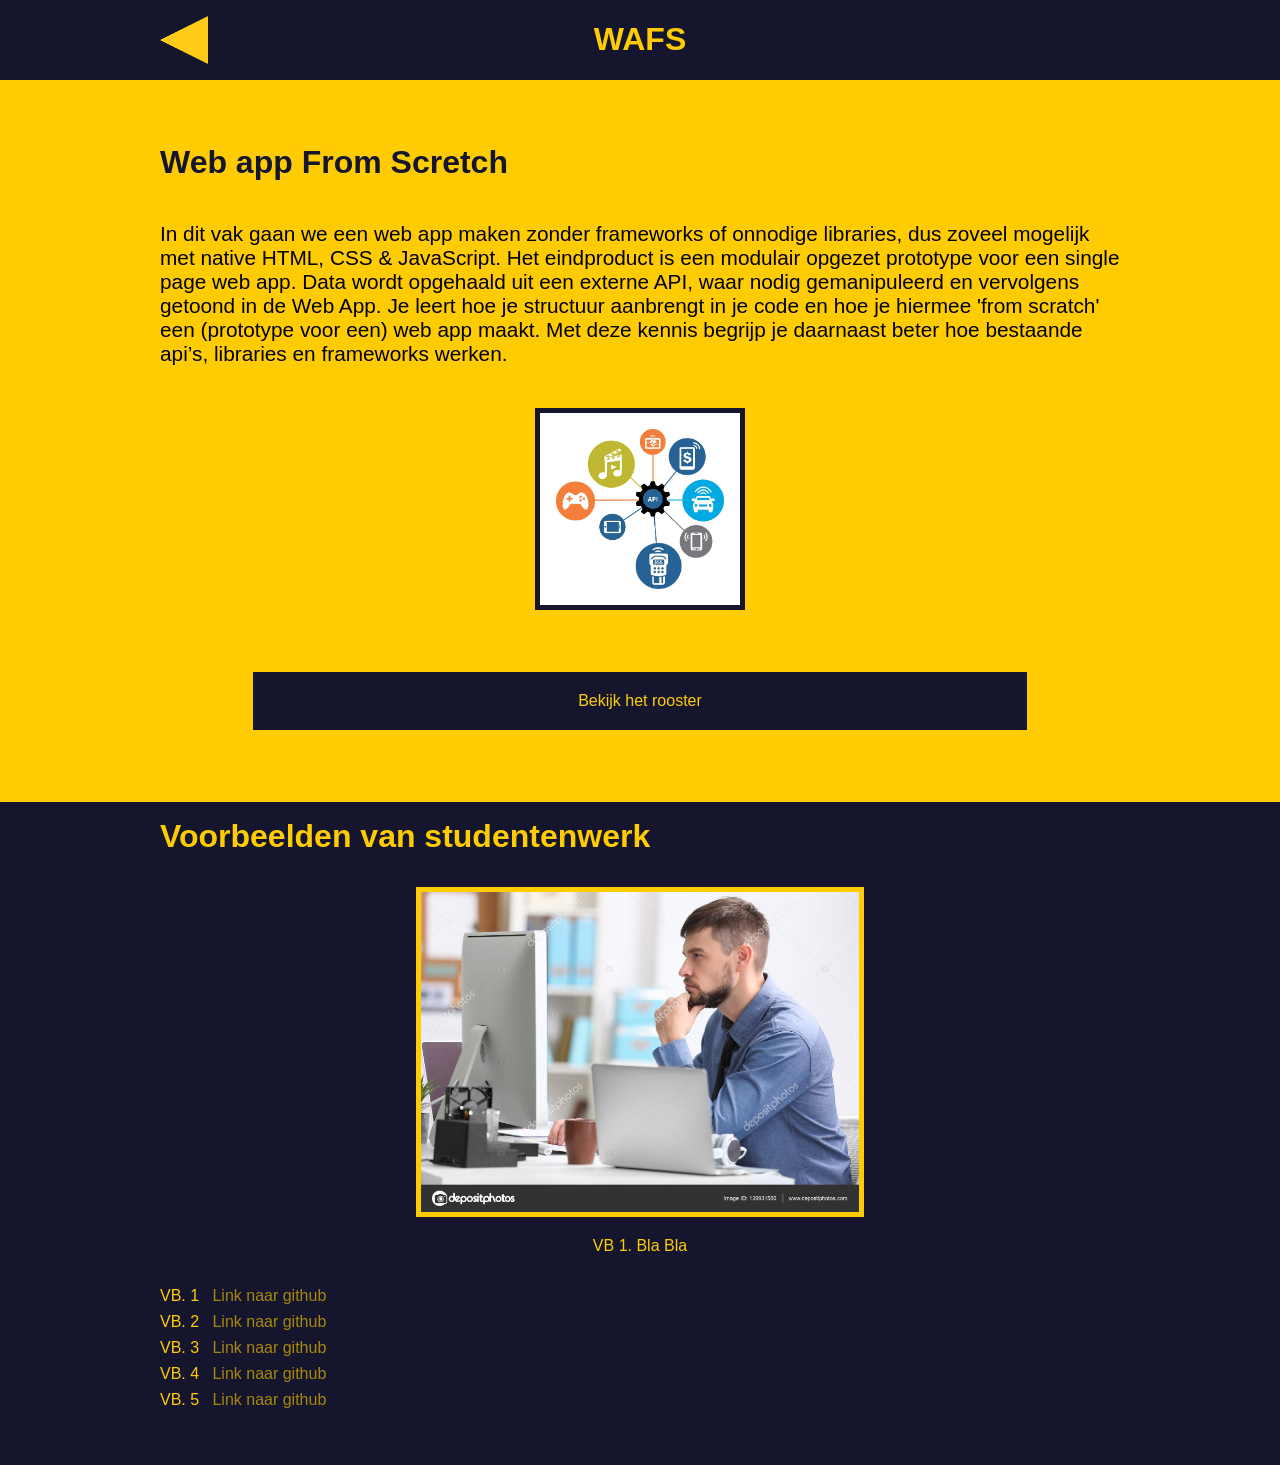
<file: wafs.html>
<!DOCTYPE html>
<html>
  <head>
    <meta charset="utf-8">
    <title>Wafs</title>
    <link rel="stylesheet" href="css.css">
  </head>
  <body>
    <header class="pageHeader">
      <a class="terugKnop" href="index.html"> <img src="img/terug.png" alt=""> </a>
      <h1>WAFS</h1>
      <input id="hamburger" type="checkbox" name="" value=""></input>
      <label for="hamburger"><img src="img/hamburger.png" alt=""></label>
      <aside class="hamburgerMenu">
        <nav>
          <ul>
            <li> <a href="rooster.html">Check het rooster</a> </li>
            <li> <a href="index.html">Terug naar home</a> </li>
            <li> <a id="sluitDan" href="#">Sluit Menu</a> </li>
          </ul>
        </nav>
      </aside>
    </header>
    <main class="pageMain">
      <h3>Web app From Scretch</h3>
      <p> In dit vak gaan we een web app maken zonder frameworks of onnodige libraries, dus zoveel mogelijk met native HTML, CSS & JavaScript. Het eindproduct is een modulair opgezet prototype voor een single page web app. Data wordt opgehaald uit een externe API, waar nodig gemanipuleerd en vervolgens getoond in de Web App. Je leert hoe je structuur aanbrengt in je code en hoe je hiermee 'from scratch' een (prototype voor een) web app maakt. Met deze kennis begrijp je daarnaast beter hoe bestaande api’s, libraries en frameworks werken.
      </p>
      <div class="images eenImg">
        <img src="img/api.jpg" alt="">
      </div>
    </main>
    <section>
      <div class="buttons">
        <a href="rooster.html" class="buttonBlue" type="button" name="button">Bekijk het rooster</a>
      </div>
    </section>
    <article class="besteWerken">
      <h3>Voorbeelden van studentenwerk</h3>
      <div class="slideShow">
        <div class="slideShowFotos">
          <div class="slideShowItem">
            <img src="img/test.jpg" alt="">
            <p>VB 1. Bla Bla</p>
          </div>
          <div class="slideShowItem">
            <img src="img/test2.jpg" alt="">
            <p>VB 2. Bla Bla</p>
          </div>
          <div class="slideShowItem">
            <img src="img/test2.jpg" alt="">
            <p>VB 3. Bla Bla</p>
          </div>
          <div class="slideShowItem">
            <img src="img/test.jpg" alt="">
            <p>VB 4. Bla Bla</p>
          </div>
          <div class="slideShowItem">
            <img src="img/test.jpg" alt="">
            <p>VB 5. Bla Bla</p>
          </div>
        </div>
        <nav>
          <ol>
            <li> <a href="#"  target="_blank">Link naar github</a> </li>
            <li> <a href="#" target="_blank">Link naar github</a> </li>
            <li> <a href="#" target="_blank">Link naar github</a> </li>
            <li> <a href="#" target="_blank">Link naar github</a> </li>
            <li> <a href="#" target="_blank">Link naar github</a> </li>
          </ol>
        </nav>
      </div>
    </article>
    <script type="text/javascript" src="js.js"></script>
  </body>
</html>
</file>
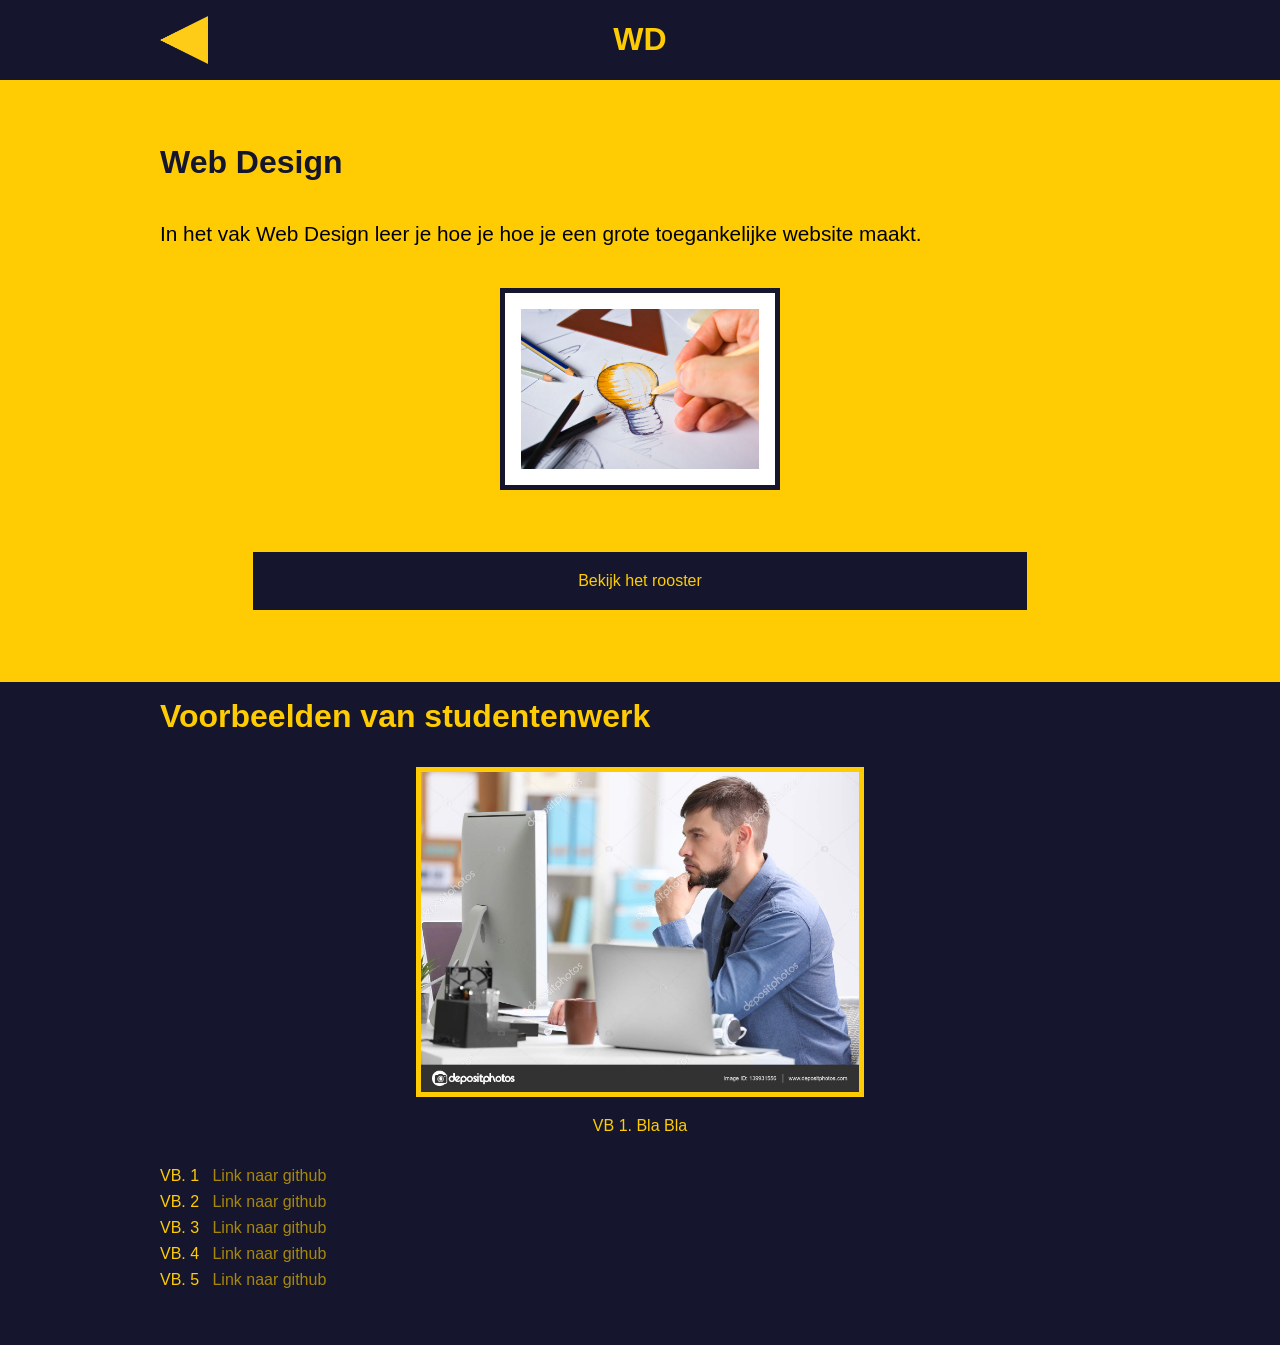
<file: wd.html>
<!DOCTYPE html>
<html>
  <head>
    <meta charset="utf-8">
    <title>WD</title>
    <link rel="stylesheet" href="css.css">
  </head>
  <body>
    <header class="pageHeader">
      <a class="terugKnop" href="index.html"> <img src="img/terug.png" alt=""> </a>
      <h1>WD</h1>
      <input id="hamburger" type="checkbox" name="" value=""></input>
      <label for="hamburger"><img src="img/hamburger.png" alt=""></label>
      <aside class="hamburgerMenu">
        <nav>
          <ul>
            <li> <a href="rooster.html">Check het rooster</a> </li>
            <li> <a href="index.html">Terug naar home</a> </li>
            <li> <a id="sluitDan" href="#">Sluit Menu</a> </li>
          </ul>
        </nav>
      </aside>
    </header>
    <main class="pageMain">
      <h3>Web Design</h3>
      <p> In het vak Web Design leer je hoe je hoe je een grote toegankelijke website maakt.</p>
      <div class="images eenImg">
        <img src="img/webdesign.jpg" alt="">
      </div>
    </main>
    <section>
      <div class="buttons">
        <a href="rooster.html" class="buttonBlue" type="button" name="button">Bekijk het rooster</a>
      </div>
    </section>
    <article class="besteWerken">
      <h3>Voorbeelden van studentenwerk</h3>
      <div class="slideShow">
        <div class="slideShowFotos">
          <div class="slideShowItem">
            <img src="img/test.jpg" alt="">
            <p>VB 1. Bla Bla</p>
          </div>
          <div class="slideShowItem">
            <img src="img/test2.jpg" alt="">
            <p>VB 2. Bla Bla</p>
          </div>
          <div class="slideShowItem">
            <img src="img/test2.jpg" alt="">
            <p>VB 3. Bla Bla</p>
          </div>
          <div class="slideShowItem">
            <img src="img/test.jpg" alt="">
            <p>VB 4. Bla Bla</p>
          </div>
          <div class="slideShowItem">
            <img src="img/test.jpg" alt="">
            <p>VB 5. Bla Bla</p>
          </div>
        </div>
        <nav>
          <ol>
            <li> <a href="#"  target="_blank">Link naar github</a> </li>
            <li> <a href="#" target="_blank">Link naar github</a> </li>
            <li> <a href="#" target="_blank">Link naar github</a> </li>
            <li> <a href="#" target="_blank">Link naar github</a> </li>
            <li> <a href="#" target="_blank">Link naar github</a> </li>
          </ol>
        </nav>
      </div>
    </article>
    <script type="text/javascript" src="js.js"></script>
  </body>
</html>
</file>
<file: css.css>
html{
  scroll-behavior: smooth;
  font-family: sans-serif;
}

body{
  margin: 0;
  padding: 0;
  box-sizing: border-box;
  overflow-x: hidden;
}

body.rooster{
  overflow-x: auto;
}

.mainHeader{
  width: calc(100% - 6em);
  /* background-image: url(bg.jpg), linear-gradient(#fff, white); */
  background-color: #ffcc03;
  background-size: cover;
  background-position: center;
  top: 0;
  padding: 3em;
  text-align: center;
}

.mainHeader h1{
  font-size: 2.5em;
  font-family: sans-serif;
}

..mainHeader-text{
  color: #15162e;
  padding: 2em;
}

a{
  text-decoration: none
}


a:focus{
  outline: 0;
}

.buttons{
  display: flex;
  flex-direction: column;
  font-family: sans-serif;
}

.buttonBlue{
  margin: 0.5em;
  font-size: 1em;
  padding: 1em;
  border: none;
  background-color: #15162e;
  color: #ffcc03;
  border: solid 4px #15162e;
  transition: all 0.3s;
  background: linear-gradient(to right, #ffcc03 50%,  #15162e 50%);
  background-size: 200% 100%;
  background-position:right bottom;
}

.buttonBlue:focus, .buttonBlue:hover{
  background-color: #ffcc03;
  color: #15162e;
  transform: scale(1.2);
  transition: all 0.3s ease-in-out;
  background-position: left bottom;
}

.buttonYellow{
  margin: 0.5em;
  font-size: 1em;
  padding: 1em;
  border: none;
  background-color: #ffcc03;
  color: #15162e;
  border: solid 4px #15162e;
  transition: all 0.3s;
  background: linear-gradient(to right,  #15162e 50%,  #ffcc03 50%);
  background-size: 200% 100%;
  background-position:right top;
}

.buttonYellow:focus, .buttonYellow:hover{
  background-color: #15162e;
  color: #ffcc03;
  transform: scale(1.2);
  transition: all 0.3s;
  background-position: left bottom;
}

main h2{
  position: absolute;
  font-family: sans-serif;
  color: #15162e;
  margin-top: -0.85em;
  margin-left: 1em;
}

.vakken {
  background-color: #15162e;
  display: flex;
  justify-content: space-around;
  flex-wrap: wrap;
  width: 100%;
  padding: 2em 0;
}

.vakken a, footer a{
  margin: 1em;
}

.css{
  display: flex;
  flex-direction: column;
  justify-content: center;
  background-color: #ffcc03;
  height: 10em;
  width: 10em;
  text-align: center;
  color: #15162e;
}

.css p{
  width: 100%;
  font-family: sans-serif;
  font-size: 2em;
  font-weight: bold;
}

.les:focus .css, .les:hover .css{
  width: calc(10em - 20px);
  height: calc(10em - 20px);
  border: 10px solid #ffcc03;
  background-color: #15162e;
  color: #ffcc03;
  transition: all 0.3s ease-in-out;
}

.les:focus .css, .les:hover .css{
  width: calc(10em - 20px);
  height: calc(10em - 20px);
  border: 10px solid #ffcc03;
  background-color: #15162e;
  color: #ffcc03;
  transition: all 0.3s ease-in-out;
}

.les:focus .project, .les:hover .project{
  width: calc(10em - 20px);
  height: calc(10em - 20px);
  border: 10px solid #15162e;
  background-color: #ffcc03;
  color: #15162e;
  transition: all 0.3s ease-in-out;
}

footer h2{
  position: absolute;
  font-family: sans-serif;
  color: #ffcc03;
  margin-top: -0.85em;
  margin-left: 1.1em;
}

.projecten {
  background-color: #ffcc03;
  display: flex;
  justify-content: space-around;
  flex-wrap: wrap;
  width: 100%;
  padding: 2em 0 ;
}

.project{
  display: flex;
  flex-direction: column;
  justify-content: center;
  background-color: #15162e;
  height: 10em;
  width: 10em;
  text-align: center;
  color: #ffcc03;
}

.project p{
  width: 100%;
  font-family: sans-serif;
  font-size: 2em;
  font-weight: bold;
}

/* Andere pagina's  */

.pageHeader{
  display: flex;
  justify-content: space-between;
  text-align: center;
  background-color: #15162e;
  z-index: 3;
}

.pageHeaderFixed{
  position: fixed;
  width: 100%;
  padding: 0;
}

.pageHeader h1{
  color: #ffcc03;
  font-family: sans-serif;
}

.pageHeader img{
  height: 3em;
  width: 3em;
  transform: rotate(0deg);
  transition: all 0.3s ease-in-out
}

.pageHeader a, .pageHeader label {
  display: flex;
  flex-direction: column;
  justify-content: center;
  margin: 0 2em;
}

@keyframes rotateInfinate {
  0%   { transform: rotate(0deg) }
  100% { transform: rotate(360deg) }
}

@keyframes terug {
  0%   { transform: rotate(0deg) }
  25% { transform: rotate(-25deg) }
  75% { transform: rotate(25deg) }
  100% { transform: rotate(0deg) }
}

.terugKnop:focus, .terugKnop:hover{
  outline: 0;
  animation: terug 1s infinite;
}

.pageHeader input{
  position: fixed;
  opacity: 0;
}

/* .pageHeader input[type="checkbox"]:focus-within ~ label img{
  animation: rotateInfinate 2s infinite;
} */


.pageHeader input[type="checkbox"]:focus ~ label img{
  animation: rotateInfinate 2s infinite;
}


.pageHeader input:checked ~ label img{
    transform: rotate(180deg);
    transition: all 0.3s ease-in-out
}

.pageMain{
  background-color: #ffcc03;
}

.pageMain p {
  margin: 0;
  padding: 2em;
}

h3 {
  margin: 0;
  padding: 2em 0 0 2rem;
  color: #15162e
}

.pageMain .images{
  width: calc(100% - 4em;);
  height: 14em;
  display: flex;
  justify-content: space-between;
  margin: 0 2em;
}

.pageMain .eenImg{
  justify-content: space-around;
}

.pageMain img{
  height: 10em;
  padding: 1em;
  background-color: white;
  border: solid 5px #15162e
}

aside{
  display: none;
  color: white;
  right: calc(-10em - 5px);
  height: 100vh;
  width: 100vw;
  position: fixed;
  background-color: #15162e;
  top: 5em;
  border-left: solid 5px #ffcc03;
  transition: all 0.3s ease-in-out;
}

aside a{
  color: #ffcc03;
  padding: 0.5em;
}

aside li{
  list-style: none;
  text-align: left;
  margin: 0 0 1em 0;
}

aside a:focus{
  animation: bigSmall 1s infinite;
  outline: solid 1px #ffcc03;
  transition: all 0.3s ease-in-out;
}

.pageHeader input:checked ~ aside{
  display: block;
  right: 0;
  transition: all 0.3s ease-in-out;
}

section .buttons {
  width: calc(100% - 2rem - 10px);
  margin: 0 calc(1rem + 5px);
  text-align: center;
}

section .buttons .buttonBlue:focus-within, section .buttons .buttonBlue:hover{
  transform: scale(1.1);
}

section{
  margin: 0;
  width: 100%;
  background-color: #ffcc03;
  padding: 2em 0;
}

article h3{
  padding: 0 0 2rem 2rem;
  color: #ffcc03;
}

.besteWerken {
  padding: 1em 0;
  background-color: #15162e;
}

.slideShow{
  width: 100%;
  position: absolute;
  background-color: #15162e;
  color: #ffcc03;
}

.slideShow ol {
  counter-reset: item;
  margin-left: 0;
  padding-left: 2em;
}
.slideShow li {
  display: block;
  margin-bottom: .5em;
  margin-left: 2em;
  width: 10em;
}

@keyframes bigSmall {
    0% {transform: scale(1.0);}
    50% {transform: scale(1.1)}
    100% {transform: scale(1.0)}
}

.slideShow li:focus-within, .slideShow li:hover {
  animation: bigSmall 1s infinite;
  transition: all 0.3s ease-in-out
}

.slideShow li::before {
  display: inline-block;
  content: "VB. " counter(item) ;
  counter-increment: item;
  width: 3em;
  margin-left: -2em;
}

.slideShow ol{
  padding-bottom: 2rem;
}

.slideShow a{
  text-decoration: none;
  color: #a7880b
}

.slideShowFotos{
  width: 500%;
  display: flex;
  justify-content: space-around;
  animation: slideShow 15s infinite;
}

.slideShowFotosTwee{
  width: 100%;
  display: flex;
  justify-content: space-around;
  animation: slideShowTwee 10s infinite;
}

.slideShowFotosTwee img{

}

@keyframes slideShowTwee {
    0% { transform: translateX(0); }
    250% { transform: translateX(-25); }
    50% { transform: translateX(-25%); }
    75% { transform: translateX(-80%); }
    100% { transform: translateX(-80%); }
}

@keyframes slideShow {
    0% { transform: translateX(0); }
    10% { transform: translateX(-20); }
    20% { transform: translateX(-20%); }
    30% { transform: translateX(-40%); }
    40% { transform: translateX(-40%); }
    50% { transform: translateX(-60%); }
    60% { transform: translateX(-60%); }
    70% { transform: translateX(-80%); }
    80% { transform: translateX(-80%); }
    90% { transform: translateX(0); }
    100% { transform: translateX(0); }
}

.slideShowItem{
  width: 100%;
  text-align: center;
}

.slideShowItem img{
  height: 10em;
  border: solid 5px #ffcc03;
}


.basedOn a{
  text-align: center;
  display: flex;
  flex-direction: column;
  justify-content: center;
}

.project p{
  padding: 0;
}

aside.hamburgerMenu{
  z-index: 9;
}

.tabel{
  padding: 5em 0;
}

table a{
  color: #15163e;
  text-decoration: none;
}

table a:focus{
  animation: bigSmall2 1s infinite;
  outline: solid 2px #ffcc03;
  transition: all 0.3s ease-in-out;
}

@keyframes bigSmall {
    0% {transform: scale(1.0);}
    50% {transform: scale(1.1)}
    100% {transform: scale(1.0)}
}

.tg  {border-collapse:collapse;border-spacing:0;}
.tg td{font-family:Arial, sans-serif;font-size:14px;padding:10px 5px;border-style:solid;border-width:5px;overflow:hidden;word-break:normal;border-color:#ffcc03;}
.tg th{font-family:Arial, sans-serif;font-size:14px;font-weight:normal;padding:10px 5px;border-style:solid;border-width:5px;overflow:hidden;word-break:normal;border-color:#ffcc03;}
.tg .tg-baqh{text-align:center;vertical-align:top}
.tg .tg-c3ow{border-color:#ffcc03;text-align:center;vertical-align:top}
.tg .tg-7btt{font-weight:bold;border-color:#ffcc03;text-align:center;vertical-align:top}
.tg .tg-amwm{font-weight:bold;text-align:center;vertical-align:top}
td{width: 4em;}

@media (min-width: 800px) {
  .mainHeader{
    padding: 8em 3em;
  }
  label{
    opacity: 0;
  }
  input{
    display: none;
  }
  .pageHeader{
    padding: 0 8em;
  }
  .header-text{
    padding: 4em 3em;
    width:  50%;
    margin: 0 25%;
    box-sizing: border-box;
  }
  .vakken, .projecten{
    width: 60%;
    padding: 2em 20%;
  }
  h2{
    font-size: 3em;
  }
  h3{
    padding: 4rem 0 0 10rem;
    font-size: 2em;
  }
  .pageMain p {
    margin: 0;
    padding: 2em 10rem;
    font-size: 1.3rem;
  }
  section .buttons {
    width: calc(100% - 30rem - 10px);
    margin: 0 calc(15rem + 5px) 2rem;
    text-align: center;
  }
  .slideShowItem img {
    height: 20em;
    border: solid 5px #ffcc03;
  }
  article h3 {
    padding: 0 0 2rem 10rem;
    color: #ffcc03;
  }
  .slideShow ol {
    padding-left: 10em;
  }
  .pageMain .project{
    margin: 0 1em;
  }
  .pageMain .project p {
    padding: 0;
  }
  .pageMain .project{
    margin-bottom: 3rem;
  }
  .pageMain .projecten{
    width: calc(100% - 20rem);
    padding: 2em 10rem;
    justify-content: center;
  }
  .pageHeaderFixed{
    position: fixed;
    width: calc(100%  - 16em);
  }
  section .uphigh{
    margin: 9.5em 0 0 0;
  }
}
</file>
